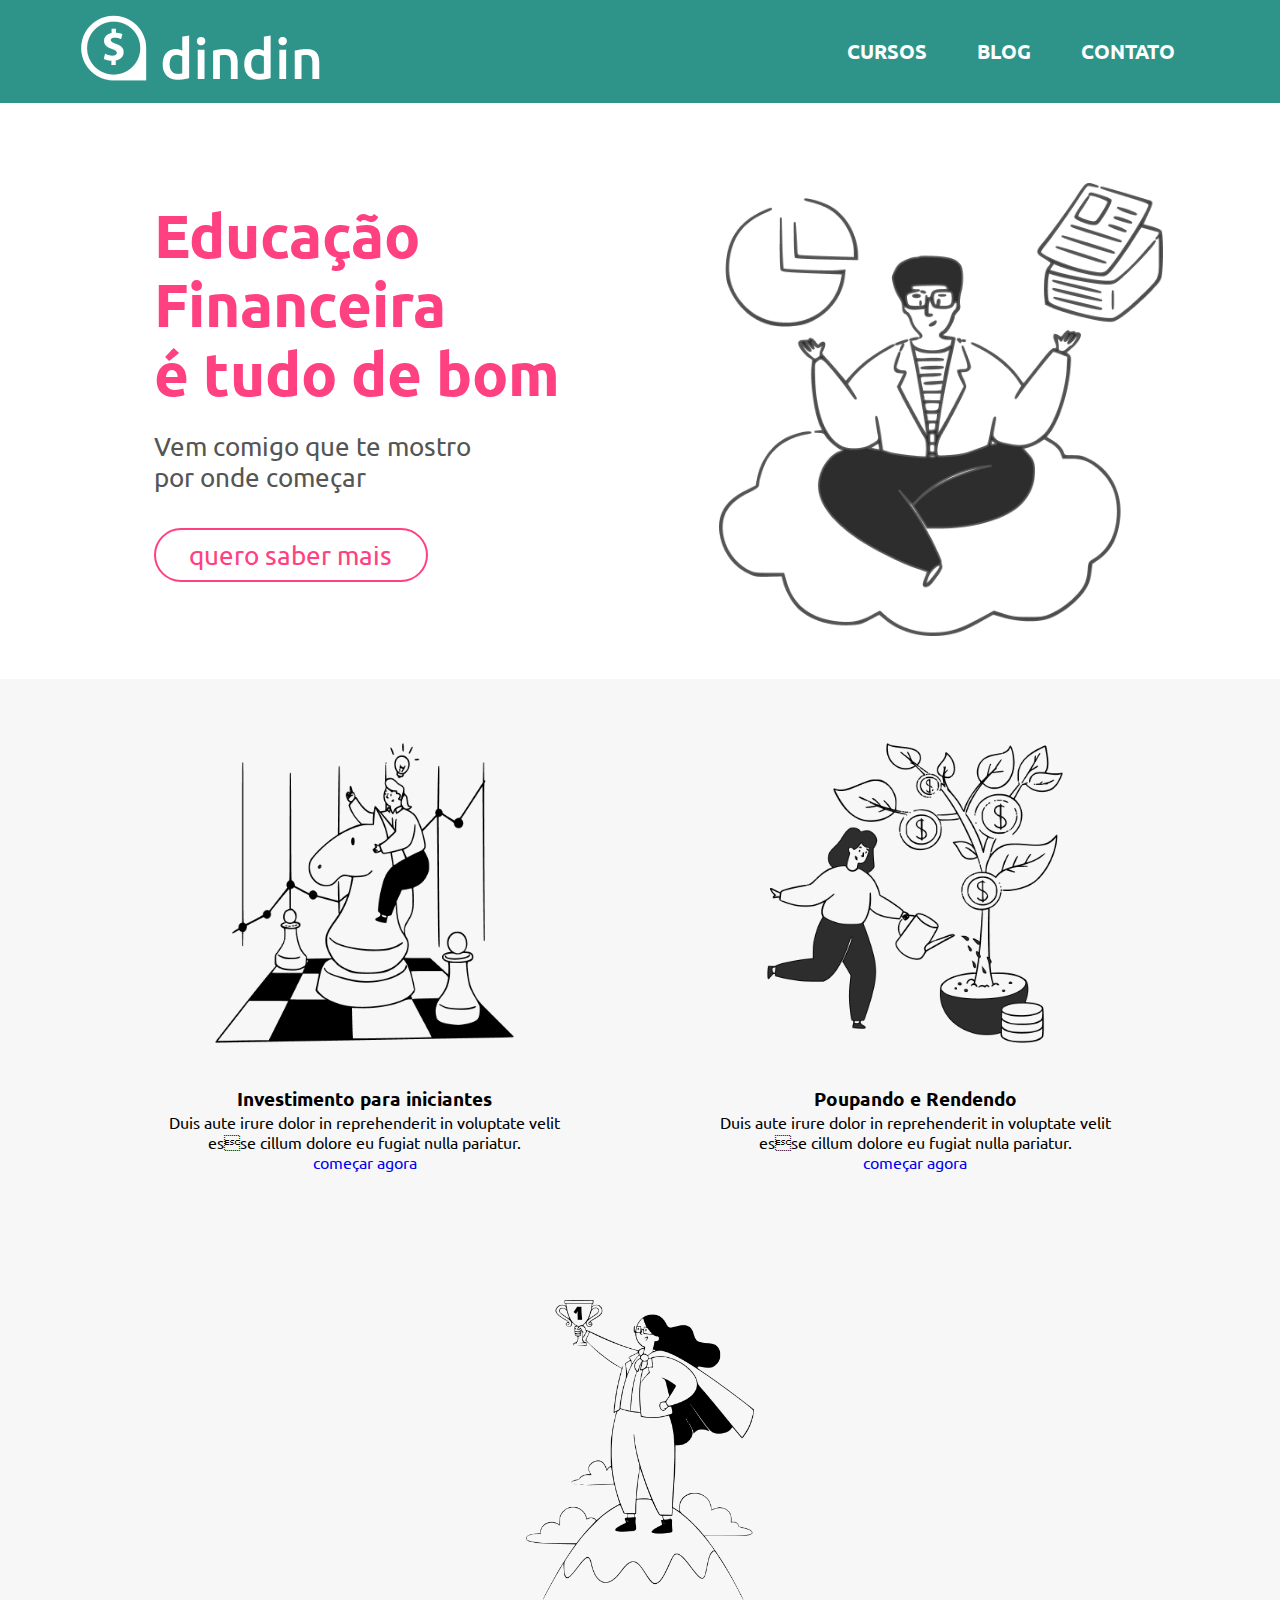
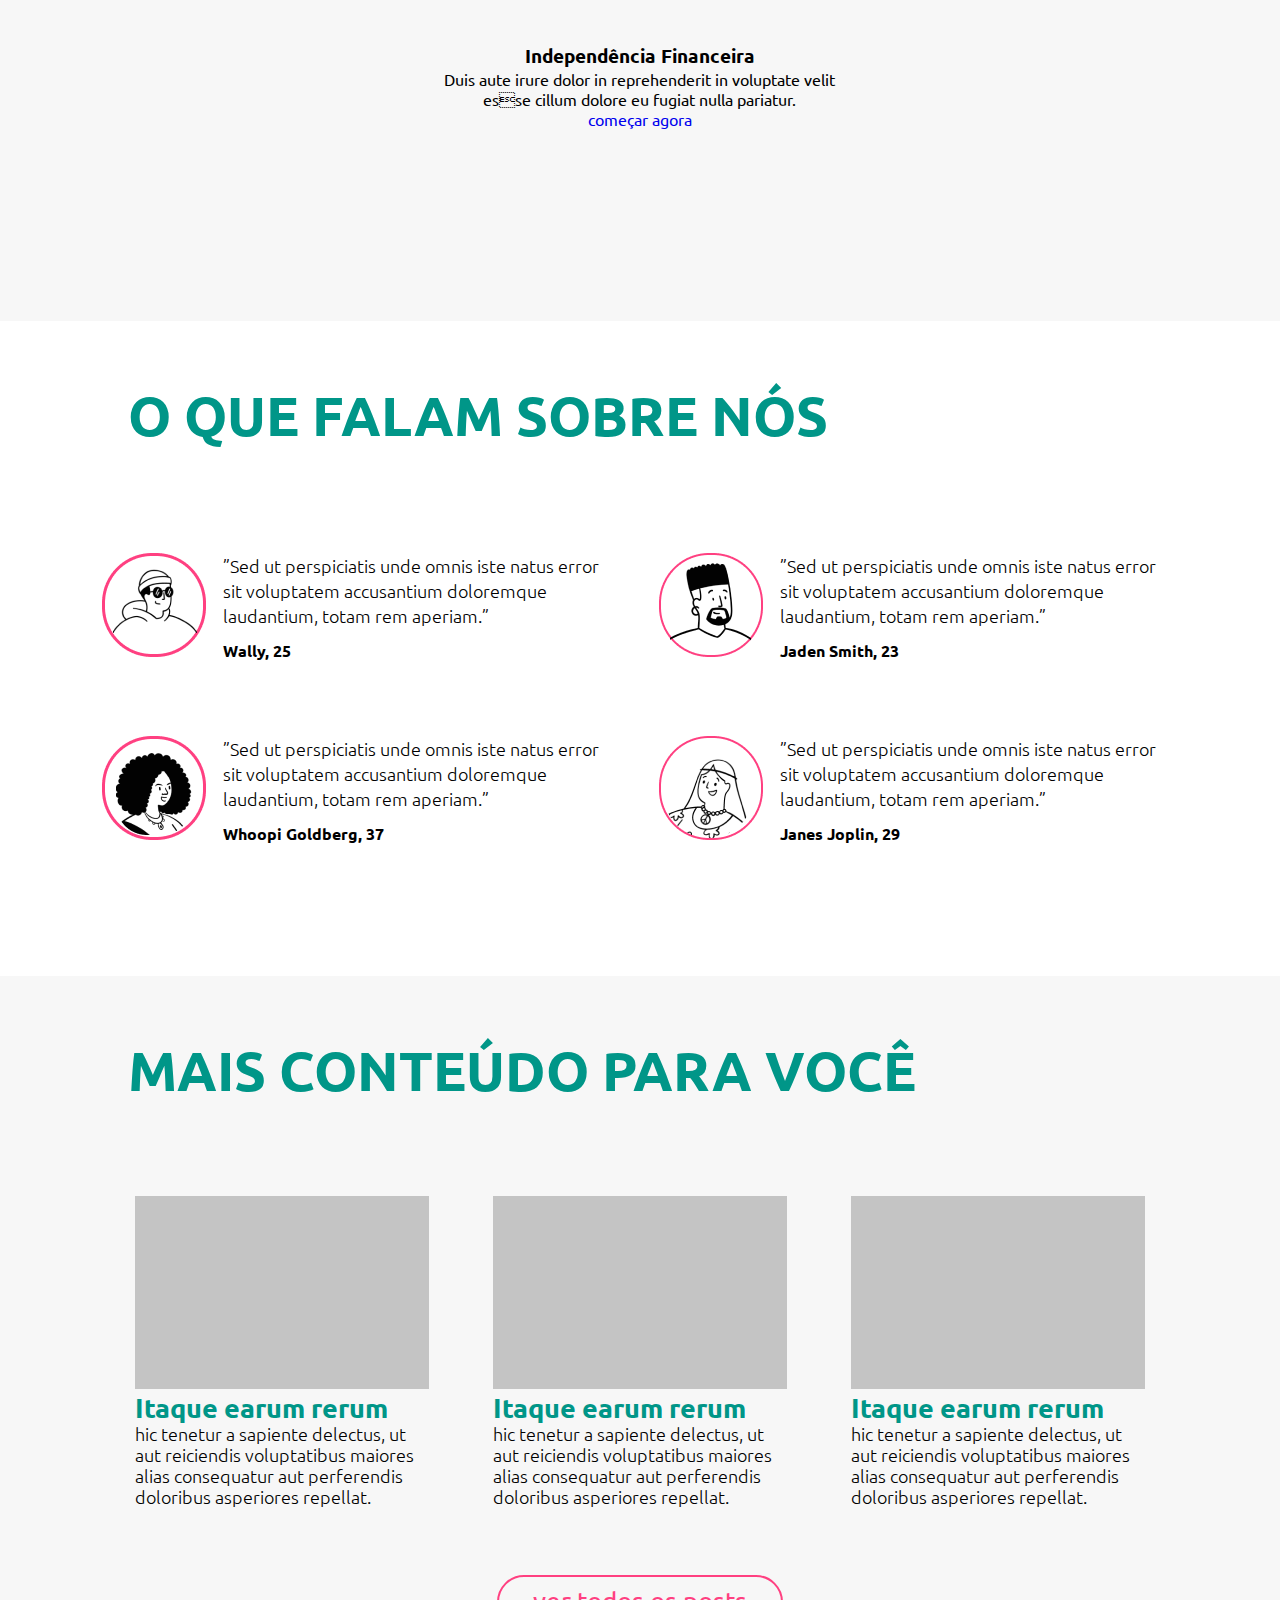
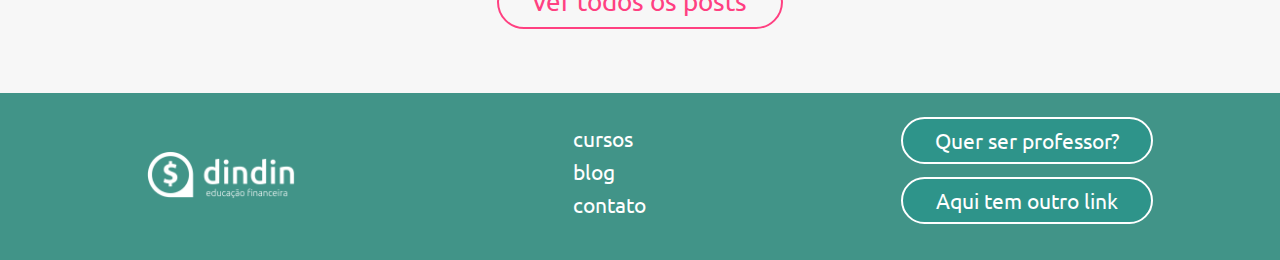
<file: index.html>
<!DOCTYPE html>
<html lang="pt-br">

<head>
    <meta charset="UTF-8">
    <meta http-equiv="X-UA-Compatible" content="IE=edge">
    <meta name="viewport" content="width=device-width, initial-scale=1.0">
    <link rel="stylesheet" href="./css/style.css">
    <link rel="stylesheet" href="./css/reutilizaveis.css">
    <link rel="preconnect" href="https://fonts.googleapis.com">
    <link rel="preconnect" href="https://fonts.gstatic.com" crossorigin>
    <link
        href="https://fonts.googleapis.com/css2?family=Ubuntu:ital,wght@0,300;0,400;0,500;0,700;1,300;1,400;1,500;1,700&display=swap"
        rel="stylesheet">
    <title>Dindin</title>
</head>

<body>
    <header class="header">
        <div class="logo">
            <a href="./index.html" class="">
                <img src="img/logo-header.png" alt="logo dindin">
            </a>
        </div>
        <nav class="navigation">
            <input type="checkbox" class="toggle-menu">
            <div class="hamburguer"></div>
            <ul class="menu">
                <li><a href="./paginas/cursos/index.html">CURSOS</a></li>
                <li><a href="./paginas/blog/index.html">BLOG</a></li>
                <li><a href="./paginas/contato/index.html">CONTATO</a></li>
            </ul>
        </nav>
    </header>
    <main>
        <section class="banner">
            <div class="banner__text">
                <h1>Educação Financeira</br> é tudo de bom</h1>
                <p>Vem comigo que te mostro por onde começar</p>
                <a href="./paginas/cursos/index.html"><button class="btn--outline">quero saber mais</button></a>
            </div>
            <div class="banner__image">
                <img src="img/ilustra-banner.png" alt="ilustração banner" />
            </div>
        </section>
        <section class="section-courses">
            <div  class="card-container">
                <div class="card-container__info">
                    <div class="card-container__img">
                        <img src="img/ilustra-poupando.png" alt="ilustrção poupando" />
                    </div>
                    <div class="card-container__text">
                        <div class="container__text">
                            <h3>Investimento para iniciantes</h3>
                            <p class="text1">Duis aute irure dolor in reprehenderit in voluptate velit esse cillum dolore eu fugiat nulla
                            pariatur.</p>
                            <a href="./paginas/curso/investimento.html" class="btn--full">começar agora</a>
                        </div>
                    </div>
                </div>
                <hr>
                <div class="card-container__info">
                    <div class="card-container__img">
                        <img src="img/ilustra-investimento.png" alt="ilustrção poupando" />
                    </div>
                    <div class="card-container__text">
                        <div class="container__text">
                        <h3>Poupando e Rendendo</h3>
                        <p class="text2">Duis aute irure dolor in reprehenderit in voluptate velit esse cillum dolore eu fugiat nulla
                            pariatur.</p>
                        <a href="./paginas/curso/poupando.html" class="btn--full">começar agora</a>
                    </div>
                    </div>
                </div>
                <hr>
                <div class="card-container__info">
                    <div class="card-container__img">
                        <img src="img/ilustra-independencia.png" alt="ilustração poupando"/>
                    </div>
                    <div class="card-container__text">
                        <div class="container__text">
                            <h3>Independência Financeira</h3>
                            <p>Duis aute irure dolor in reprehenderit in voluptate velit esse cillum dolore eu fugiat nulla
                            pariatur.
                            </p>
                            <a href="./paginas/curso/independencia.html" class="btn--full">começar agora</a>
                        </div>
                    </div>
                </div>
            </div>
        </section>   
        <section class="coments-container">
            <div class="coments-container__title">
                <h2>O QUE FALAM SOBRE NÓS</h2>
            </div>
            <div class="coments-container__people">
                <div class="people">
                    <div class="people__first">
                        <div class="people__image">
                            <img src="img/icon-wally.png" alt="foto wally" />
                        </div>
                        <div class="people__text">
                            <p>”Sed ut perspiciatis unde omnis iste natus error sit voluptatem accusantium doloremque
                                laudantium, totam rem aperiam.”</p>
                            <h6>Wally, 25</h6>
                        </div>
                    </div>
                    <div class="people__first">
                        <div class="peolple__image">
                            <img src="img/icon-whoopi.png" alt="foto whoopi" />
                        </div>
                        <div class="people__text">
                            <p>”Sed ut perspiciatis unde omnis iste natus error sit voluptatem accusantium doloremque
                                laudantium, totam rem aperiam.”</p>
                            <h6>Whoopi Goldberg, 37</h6>
                        </div>
                    </div>
                </div>
                <div class="people">
                    <div class="people__second">
                        <div class="people__image">
                            <img src="img/icon-jaden.png" alt="foto jaden" />
                        </div>
                        <div class="people__text">
                            <p>”Sed ut perspiciatis unde omnis iste natus error sit voluptatem accusantium doloremque
                                laudantium, totam rem aperiam.”</p>
                            <h6>Jaden Smith, 23</h6>
                        </div>
                    </div>
                    <div class="people__second">
                        <div class="people__image">
                            <img src="img/icon-jane.png" alt="foto jane" />
                        </div>
                        <div class="people__text">
                            <p>”Sed ut perspiciatis unde omnis iste natus error sit voluptatem accusantium doloremque
                                laudantium, totam rem aperiam.”</p>
                            <h6>Janes Joplin, 29</h6>
                        </div>
                    </div>
                </div>
            </div>
        </section>
        <section class="info-container">
            <div class="info-container__title">
                <h2>MAIS CONTEÚDO PARA VOCÊ</h2>
            </div>
            <div class="info-container__flex">
                <div class="info-content">
                    <img src="img/img-cinza.png" alt="imagem default" />
                    <h3>Itaque earum rerum</h3>
                    <p> hic tenetur a sapiente delectus, ut aut reiciendis voluptatibus maiores alias consequatur aut
                        perferendis doloribus asperiores repellat.</p>
                </div>
                <div class="info-content">
                    <img src="img/img-cinza.png" alt="imagem default" />
                    <h3>Itaque earum rerum</h3>
                    <p> hic tenetur a sapiente delectus, ut aut reiciendis voluptatibus maiores alias consequatur aut
                        perferendis doloribus asperiores repellat.</p>
                </div>
                <div class="info-content">
                    <img src="img/img-cinza.png" alt="imagem default" />
                    <h3>Itaque earum rerum</h3>
                    <p> hic tenetur a sapiente delectus, ut aut reiciendis voluptatibus maiores alias consequatur aut
                        perferendis doloribus asperiores repellat.</p>
                </div>
            </div>
            <a href="./paginas/post/index.html" class="btn--outline btn--post">ver todos os posts</a>
        </section>
    </main>
    <footer class="footer">
        <div class="footer__logo">
            <a href="./index.html">
                <img class="img-responsive " src="./../../img/logo-footer.png" alt="Logo da Didin Educação financeira">
            </a>
        </div>

        <ul class="footer__nav">
            <li><a href="./paginas/cursos/index.html" class="footer__nav-link">cursos</a></li>
            <li><a href="./paginas/blog/index.html" class="footer__nav-link">blog</a></li>
            <li><a href="./paginas/contato/index.html" class="footer__nav-link">contato</a></li>
        </ul>

        <div class="footer__others-links">
            <a href="./paginas/contato/index.html">Quer ser professor?</a>
            <a href="./index.html">Aqui tem outro link</a>
        </div>
    </footer>
</body>

</html>
</file>
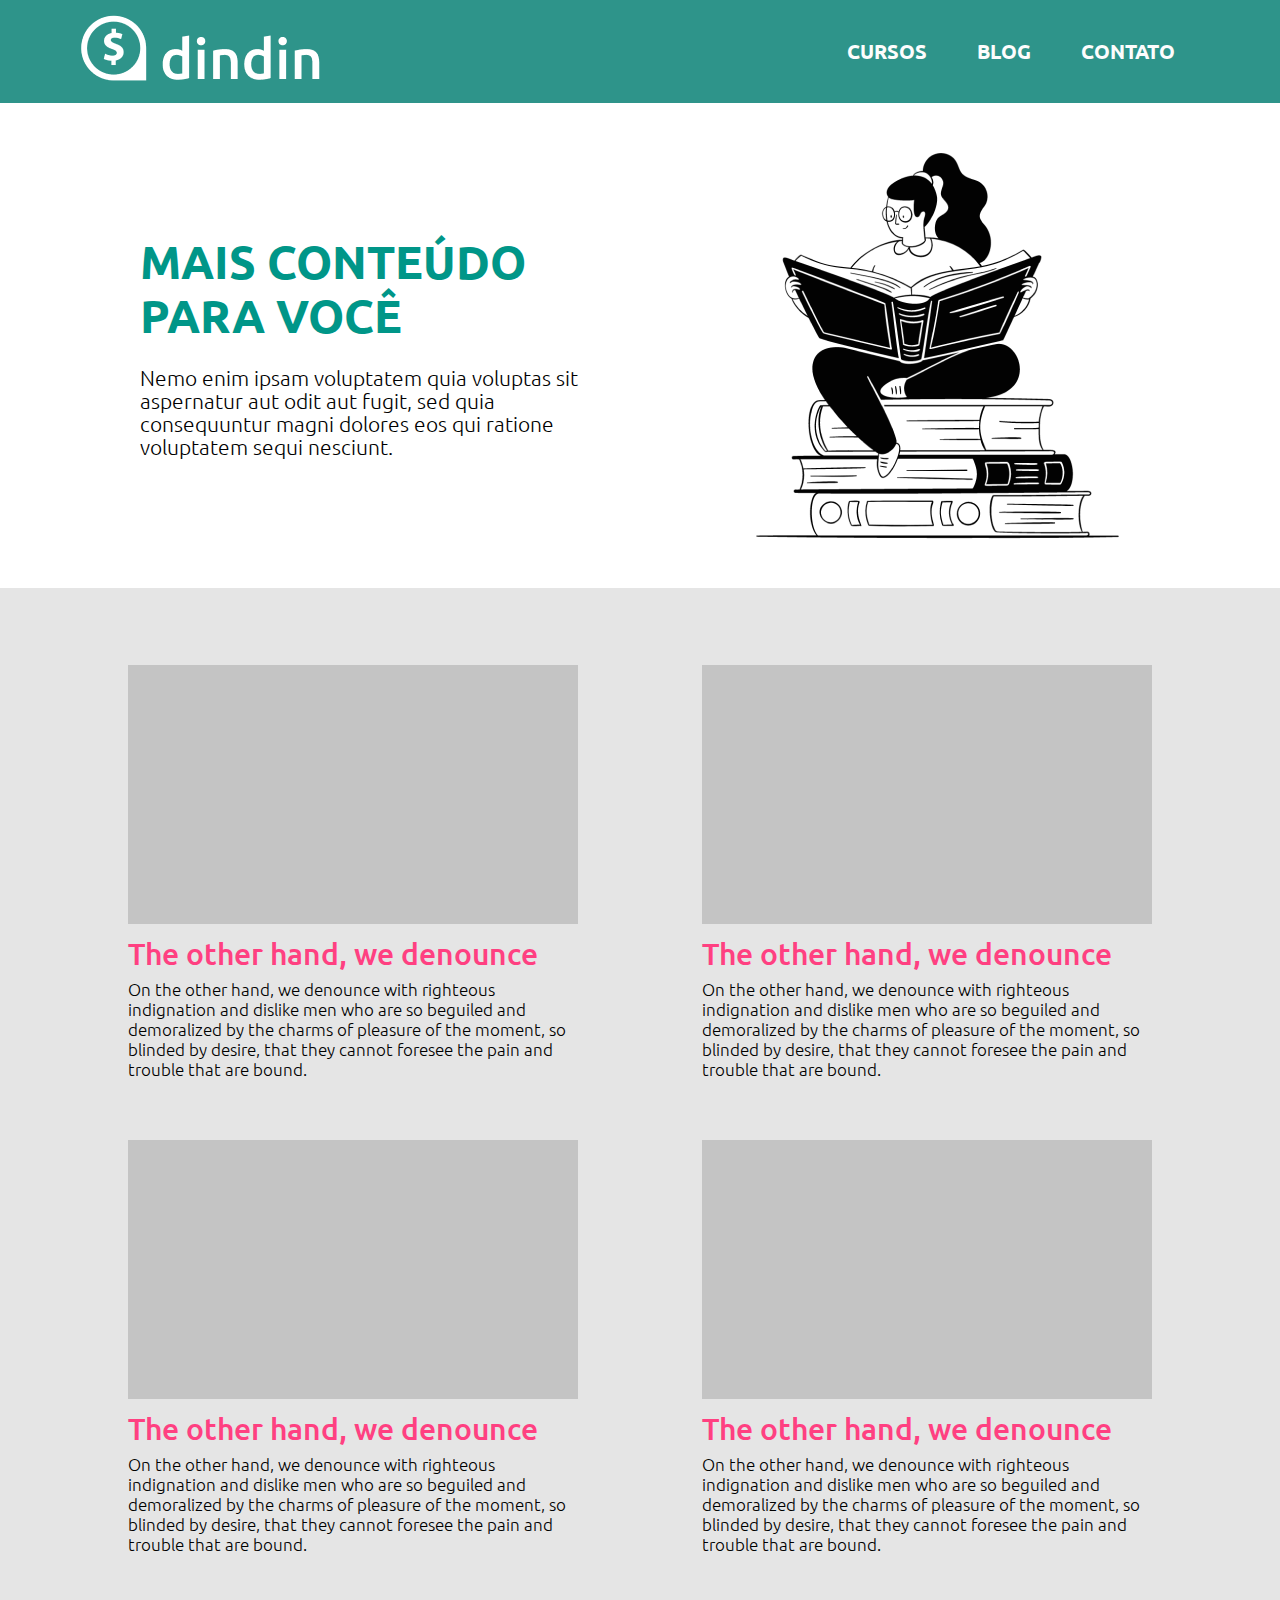
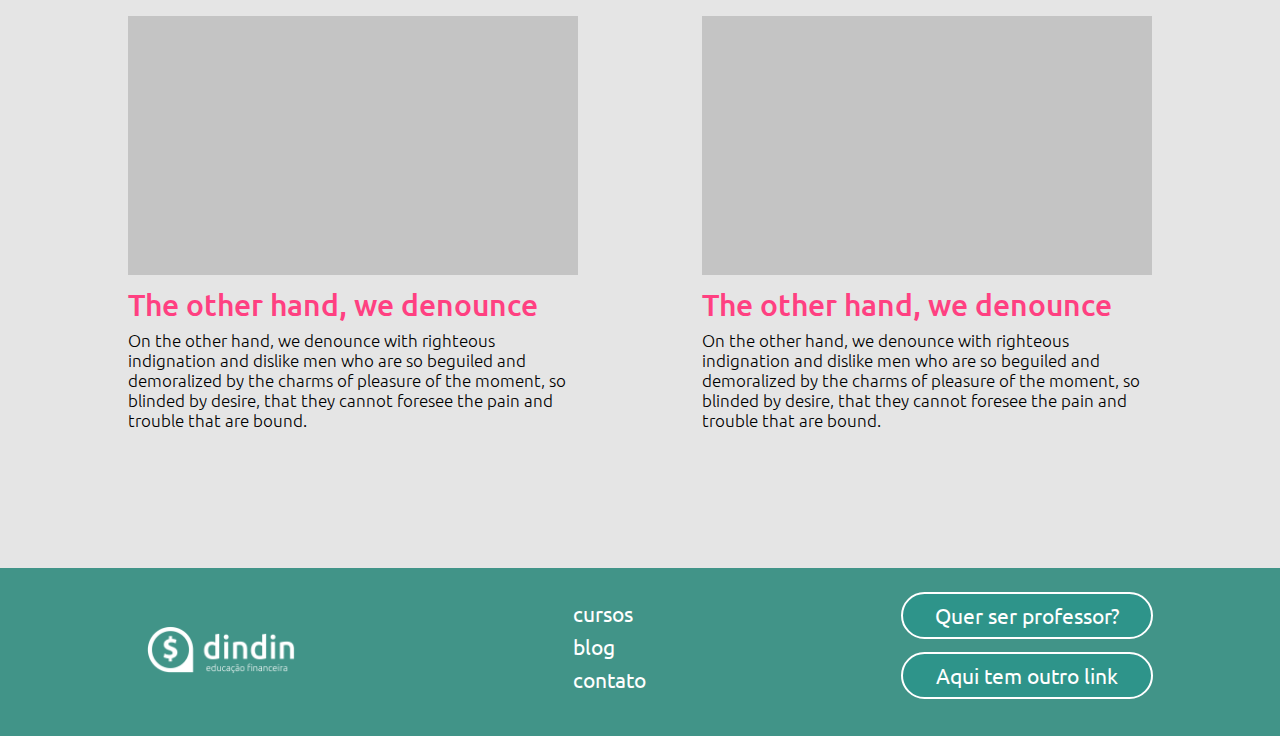
<file: paginas/blog/index.html>
<!DOCTYPE html>
<html lang="pt-br">
<head>
    <meta charset="UTF-8">
    <meta http-equiv="X-UA-Compatible" content="IE=edge">
    <meta name="viewport" content="width=device-width, initial-scale=1.0">
    <link rel="preconnect" href="https://fonts.googleapis.com">
    <link rel="preconnect" href="https://fonts.gstatic.com" crossorigin>
    <link href="https://fonts.googleapis.com/css2?family=Ubuntu:ital,wght@0,300;0,400;0,500;1,300;1,400;1,700&display=swap" rel="stylesheet">
    <link rel="stylesheet" href="../../css/reutilizaveis.css">
    <link rel="stylesheet" href="./style.css">

    <title>Dindin - Blog</title>

</head>
<body>
    <banner >
        <div class="header">
            <div class="logo">
                <a href="../../index.html" class="">
                    <img src="../../img/logo-header.png" alt="logo dindin" >
                </a>
            </div>
            <nav class="navigation">
                <input type="checkbox" class="toggle-menu">
                <div class="hamburguer"></div>
                <ul class="menu">
                    <li><a href="../cursos/index.html">CURSOS</a></li>
                    <li><a href="../blog/index.html">BLOG</a></li>
                    <li><a href="../contato/index.html">CONTATO</a></li>
                </ul>
            </nav>
        </div>
        <div class="banner">
            <div class="banner__description">
                <h1 class="color-green">MAIS CONTEÚDO PARA VOCÊ</h1>
                <p>Nemo enim ipsam voluptatem quia voluptas sit aspernatur aut odit aut fugit, sed quia consequuntur magni dolores eos qui ratione voluptatem sequi nesciunt.</p>
            </div>
            <img class="banner__illustration" src="../../img/ilustra-blog.png" alt="Logo do banner">
        </div>
    </header>
    <main>
        <section class="container-article">
            <article class="card-article">
                <a href="../post/index.html">
                    <div class="card-article__img">
                        <img  src="../../img/img-cinza.png" alt="Foto de uma imagem cinza">
                    </div>
                    
                    <div class="card-article__description">
                        <h2>The other hand, we denounce</h2>
                        <p>On the other hand, we denounce with righteous indignation and dislike men who are so beguiled and demoralized by the charms of pleasure of the moment, so blinded by desire, that they cannot foresee the pain and trouble that are bound.</p>
                    </div>
                </a>
            </article>
            <article class="card-article">
                <a href="../post/index.html">
                    <div class="card-article__img">
                        <img  src="../../img/img-cinza.png" alt="Foto de uma imagem cinza">
                    </div>
                    
                    <div class="card-article__description">
                        <h2>The other hand, we denounce</h2>
                        <p>On the other hand, we denounce with righteous indignation and dislike men who are so beguiled and demoralized by the charms of pleasure of the moment, so blinded by desire, that they cannot foresee the pain and trouble that are bound.</p>
                    </div>
                </a>
            </article>
            <article class="card-article">
                <a href="../post/index.html">
                    <div class="card-article__img">
                        <img  src="../../img/img-cinza.png" alt="Foto de uma imagem cinza">
                    </div>
                    
                    <div class="card-article__description">
                        <h2>The other hand, we denounce</h2>
                        <p>On the other hand, we denounce with righteous indignation and dislike men who are so beguiled and demoralized by the charms of pleasure of the moment, so blinded by desire, that they cannot foresee the pain and trouble that are bound.</p>
                    </div>
                </a>
            </article>
            <article class="card-article">
                <a href="../post/index.html">
                    <div class="card-article__img">
                        <img  src="../../img/img-cinza.png" alt="Foto de uma imagem cinza">
                    </div>
                    
                    <div class="card-article__description">
                        <h2>The other hand, we denounce</h2>
                        <p>On the other hand, we denounce with righteous indignation and dislike men who are so beguiled and demoralized by the charms of pleasure of the moment, so blinded by desire, that they cannot foresee the pain and trouble that are bound.</p>
                    </div>
                </a>
            </article>
            <article class="card-article">
                <a href="../post/index.html">
                    <div class="card-article__img">
                        <img  src="../../img/img-cinza.png" alt="Foto de uma imagem cinza">
                    </div>
                    
                    <div class="card-article__description">
                        <h2>The other hand, we denounce</h2>
                        <p>On the other hand, we denounce with righteous indignation and dislike men who are so beguiled and demoralized by the charms of pleasure of the moment, so blinded by desire, that they cannot foresee the pain and trouble that are bound.</p>
                    </div>
                </a>
            </article>
            <article class="card-article">
                <a href="../post/index.html">
                    <div class="card-article__img">
                        <img  src="../../img/img-cinza.png" alt="Foto de uma imagem cinza">
                    </div>
                    
                    <div class="card-article__description">
                        <h2>The other hand, we denounce</h2>
                        <p>On the other hand, we denounce with righteous indignation and dislike men who are so beguiled and demoralized by the charms of pleasure of the moment, so blinded by desire, that they cannot foresee the pain and trouble that are bound.</p>
                    </div>
                </a>
            </article>
        </section>
    </main> 
    <footer class="footer">
        <div class="footer__logo">
            <a href="../../index.html">
                <img class="img-responsive " src="./../../img/logo-footer.png" alt="Logo da Didin Educação financeira">
            </a>
        </div>

        <ul class="footer__nav">
            <li><a href="../cursos/index.html" class="footer__nav-link">cursos</a></li>
            <li><a href="../blog/index.html" class="footer__nav-link">blog</a></li>
            <li><a href="../contato/index.html" class="footer__nav-link">contato</a></li>
        </ul>

        <div class="footer__others-links">
            <a href="../contato/index.html">Quer ser professor?</a>
            <a href="../../index.html">Aqui tem outro link</a>
        </div>
    </footer>

</body>
</html>
</file>
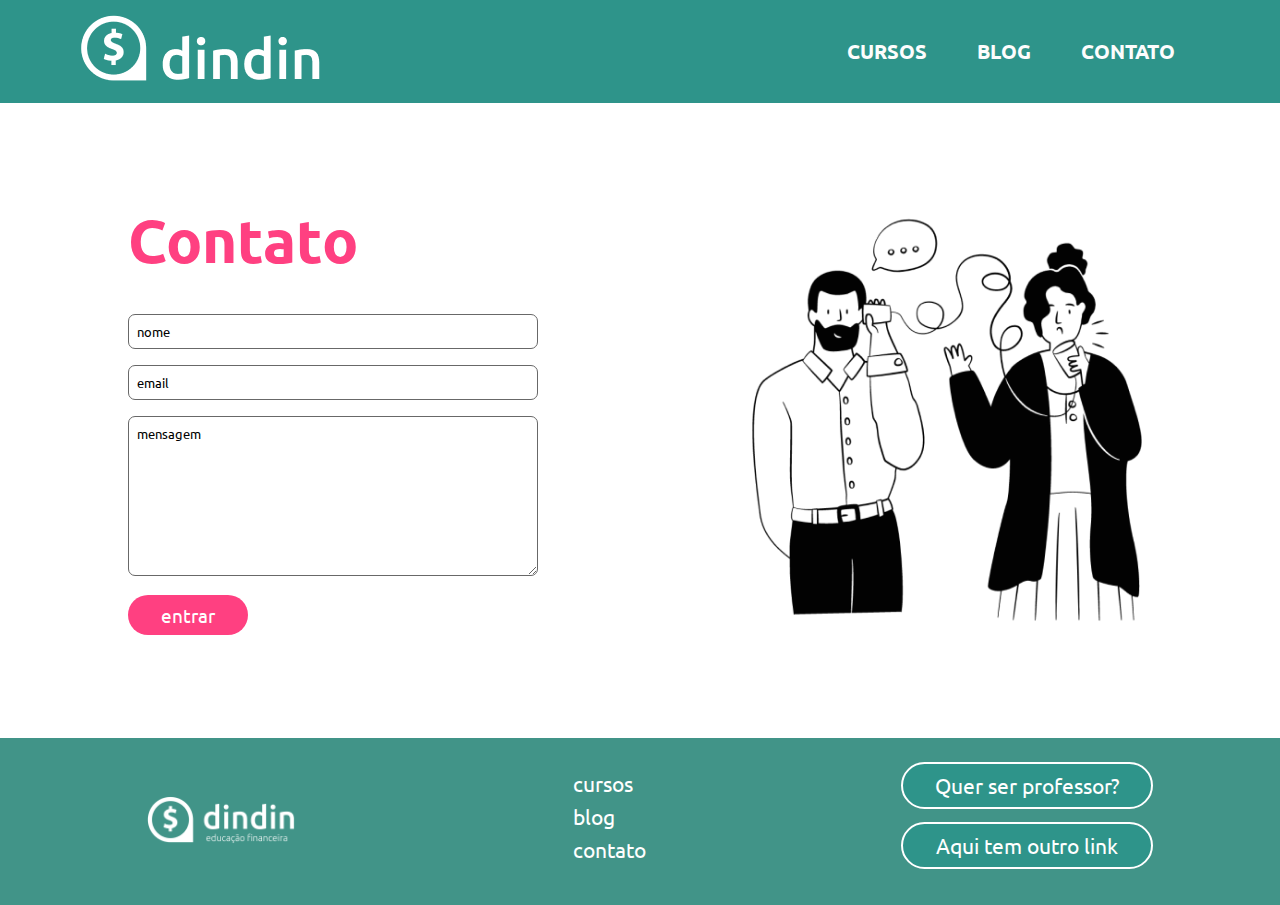
<file: paginas/contato/index.html>
<!DOCTYPE html>
<html lang="pt-br">

<head>
    <meta charset="UTF-8">
    <meta http-equiv="X-UA-Compatible" content="IE=edge">
    <meta name="viewport" content="width=device-width, initial-scale=1.0">
    <link rel="preconnect" href="https://fonts.googleapis.com">
    <link rel="preconnect" href="https://fonts.gstatic.com" crossorigin>
    <link
        href="https://fonts.googleapis.com/css2?family=Ubuntu:ital,wght@0,300;0,400;0,500;1,300;1,400;1,700&display=swap"
        rel="stylesheet">
    <link rel="stylesheet" href="./style.css">
    <link rel="stylesheet" href="../../css/reutilizaveis.css">
    <title>Contato</title>
</head>

<body>
    <header class="header">
        <div class="logo">
            <a href="../../index.html" class="">
                <img src="../../img/logo-header.png" alt="logo dindin" >
            </a>
        </div>
        <nav class="navigation">
            <input type="checkbox" class="toggle-menu">
            <div class="hamburguer"></div>
            <ul class="menu">
                <li><a href="../cursos/index.html">CURSOS</a></li>
                <li><a href="../blog/index.html">BLOG</a></li>
                <li><a href="../contato/index.html">CONTATO</a></li>
            </ul>
        </nav>
    </header>
    <main>
        <section class="container">

            <div class="contact-box">
                <div class="container-form">
                    <h1>Contato</h1>
                    <img class="inside-responsive" src="../../img/ilustra-contato.png">
                    <form>
                        <input class="field1" type="text" id="fname" name="fname" value="nome">
                        <input class="field1" type="text" id="ename" name="lname" value="email">
                        <textarea class="field2" type="text" id="mname" name="lname"
                            value="mensagem">mensagem</textarea>
                        <button class="btn--contact">entrar</button>
                    </form>
                </div>

                <img class="inside" src="../../img/ilustra-contato.png">
            </div>
        </section>
    </main>

    <footer class="footer">
        <div class="footer__logo">
            <a href="../../index.html">
                <img class="img-responsive " src="./../../img/logo-footer.png" alt="Logo da Didin Educação financeira">
            </a>
          </div>

        <ul class="footer__nav">
            <li><a href="../cursos/index.html" class="footer__nav-link">cursos</a></li>
            <li><a href="../blog/index.html" class="footer__nav-link">blog</a></li>
            <li><a href="../contato/index.html" class="footer__nav-link">contato</a></li>
        </ul>

        <div class="footer__others-links">
            <a href="../contato/index.html">Quer ser professor?</a>
            <a href="../../index.html">Aqui tem outro link</a>
        </div>
    </footer>
</body>

</html>
</file>
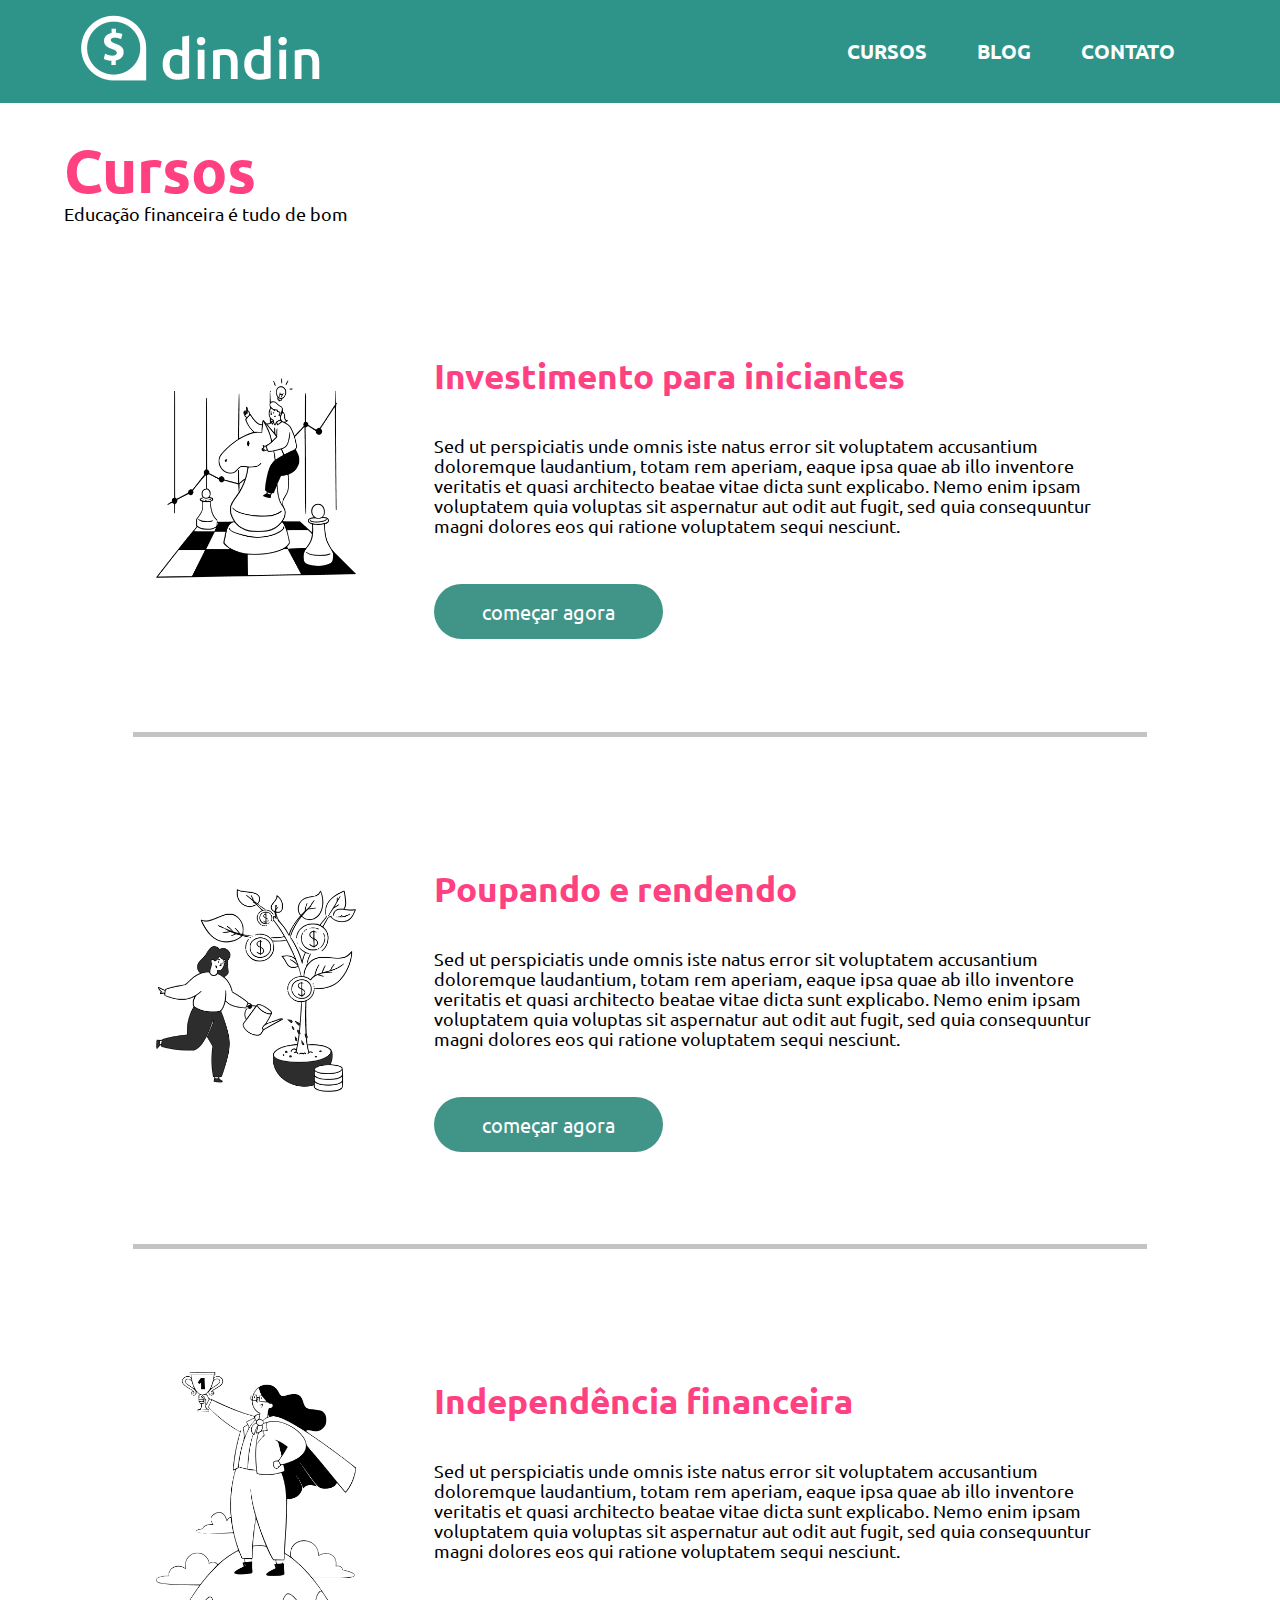
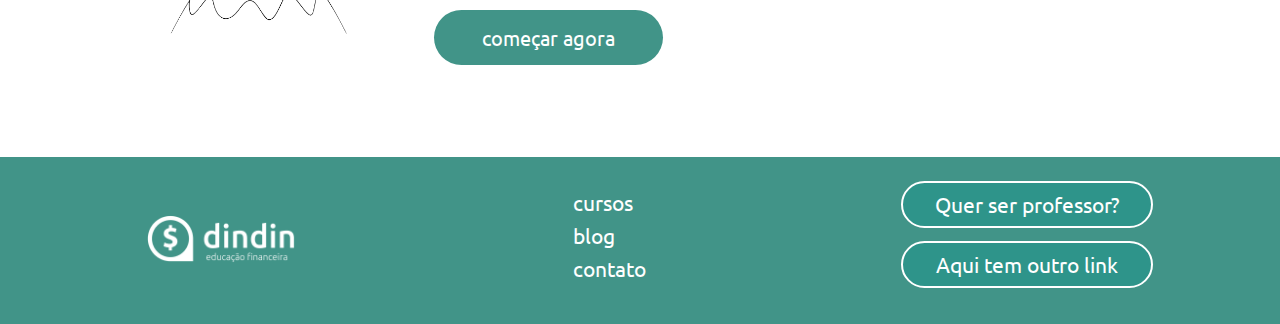
<file: paginas/cursos/index.html>
<!DOCTYPE html>
<html lang="pt-br">

<head>
    <meta charset="UTF-8">
    <meta http-equiv="X-UA-Compatible" content="IE=edge">
    <meta name="viewport" content="width=device-width, initial-scale=1.0">
    <link rel="stylesheet" href="../../css/style.css">
    <link rel="stylesheet" href="./style.css">
    <link rel="stylesheet" href="../../css/reutilizaveis.css">
    <link rel="preconnect" href="https://fonts.googleapis.com">
    <link rel="preconnect" href="https://fonts.gstatic.com" crossorigin>
    <link
        href="https://fonts.googleapis.com/css2?family=Ubuntu:ital,wght@0,300;0,400;0,500;1,300;1,400;1,700&display=swap"
        rel="stylesheet">
    <title>Cursos</title>
</head>

<body>
    
    <header class="header">
        <div class="logo">
            <a href="../../index.html">
                <img src="../../img/logo-header.png" alt="logo dindin" >
            </a>
        </div>
        <nav class="navigation">
            <input type="checkbox" class="toggle-menu">
            <div class="hamburguer"></div>
            <ul class="menu">
                <li><a href="../cursos/index.html">CURSOS</a></li>
                <li><a href="../blog/index.html">BLOG</a></li>
                <li><a href="../contato/index.html">CONTATO</a></li>
            </ul>
        </nav>
    </header>

    <main>
        <div class="container">

        <div class="Title">
            <h1>Cursos</h1>
            <p>Educação financeira é tudo de bom</p>
        </div>
        <section class="container__course">

            <section class="courses-box">
                <img
                    src="../../img/ilustra-poupando.png">
                <div class="inside">
                    <h2>Investimento para iniciantes</h2>
                    <p>Sed ut perspiciatis unde omnis iste natus error sit voluptatem accusantium doloremque laudantium,
                        totam rem aperiam, eaque ipsa quae ab illo inventore veritatis et quasi architecto beatae vitae
                        dicta sunt explicabo. Nemo enim ipsam voluptatem quia voluptas sit aspernatur aut odit aut fugit,
                        sed quia consequuntur magni dolores eos qui ratione voluptatem sequi nesciunt. </p>
                   <a href="../curso/investimento.html"><button class="btn__course">começar agora</button></a>
                </div>
            </section>

            <div class="line"></div>

            <section class="courses-box">
                <img
                    src="../../img/ilustra-investimento.png">
                <div class="inside">
                    <h2>Poupando e rendendo</h2>
                    <p>Sed ut perspiciatis unde omnis iste natus error sit voluptatem accusantium doloremque laudantium,
                        totam rem aperiam, eaque ipsa quae ab illo inventore veritatis et quasi architecto beatae vitae
                        dicta sunt explicabo. Nemo enim ipsam voluptatem quia voluptas sit aspernatur aut odit aut fugit,
                        sed quia consequuntur magni dolores eos qui ratione voluptatem sequi nesciunt. </p>
                    <a href="../curso/poupando.html"><button class="btn__course">começar agora</button></a>
                </div>
            </section>

            <div class="line"></div>

            <section class="courses-box">
                <img src="../../img/ilustra-independencia.png">
                <div class="inside">
                    <h2>Independência financeira</h2>
                    <p>Sed ut perspiciatis unde omnis iste natus error sit voluptatem accusantium doloremque laudantium,
                        totam rem aperiam, eaque ipsa quae ab illo inventore veritatis et quasi architecto beatae vitae
                        dicta sunt explicabo. Nemo enim ipsam voluptatem quia voluptas sit aspernatur aut odit aut fugit,
                        sed quia consequuntur magni dolores eos qui ratione voluptatem sequi nesciunt. </p>
                    <a href="../curso/independencia.html"><button  class="btn__course">começar agora</button></a>
                </div>
            </section>
        </section>
    </div>

    </main>

    <footer class="footer">
        <div class="footer__logo">
            <a href="../../index.html">
                <img class="img-responsive " src="./../../img/logo-footer.png" alt="Logo da Didin Educação financeira">
            </a>
        </div>

        <ul class="footer__nav">
            <li><a href="../cursos/index.html" class="footer__nav-link">cursos</a></li>
            <li><a href="../blog/index.html" class="footer__nav-link">blog</a></li>
            <li><a href="../contato/index.html" class="footer__nav-link">contato</a></li>
        </ul>

        <div class="footer__others-links">
            <a href="../contato/index.html">Quer ser professor?</a>
            <a href="../../index.html">Aqui tem outro link</a>
        </div>
    </footer>
</body>

</html>
</file>
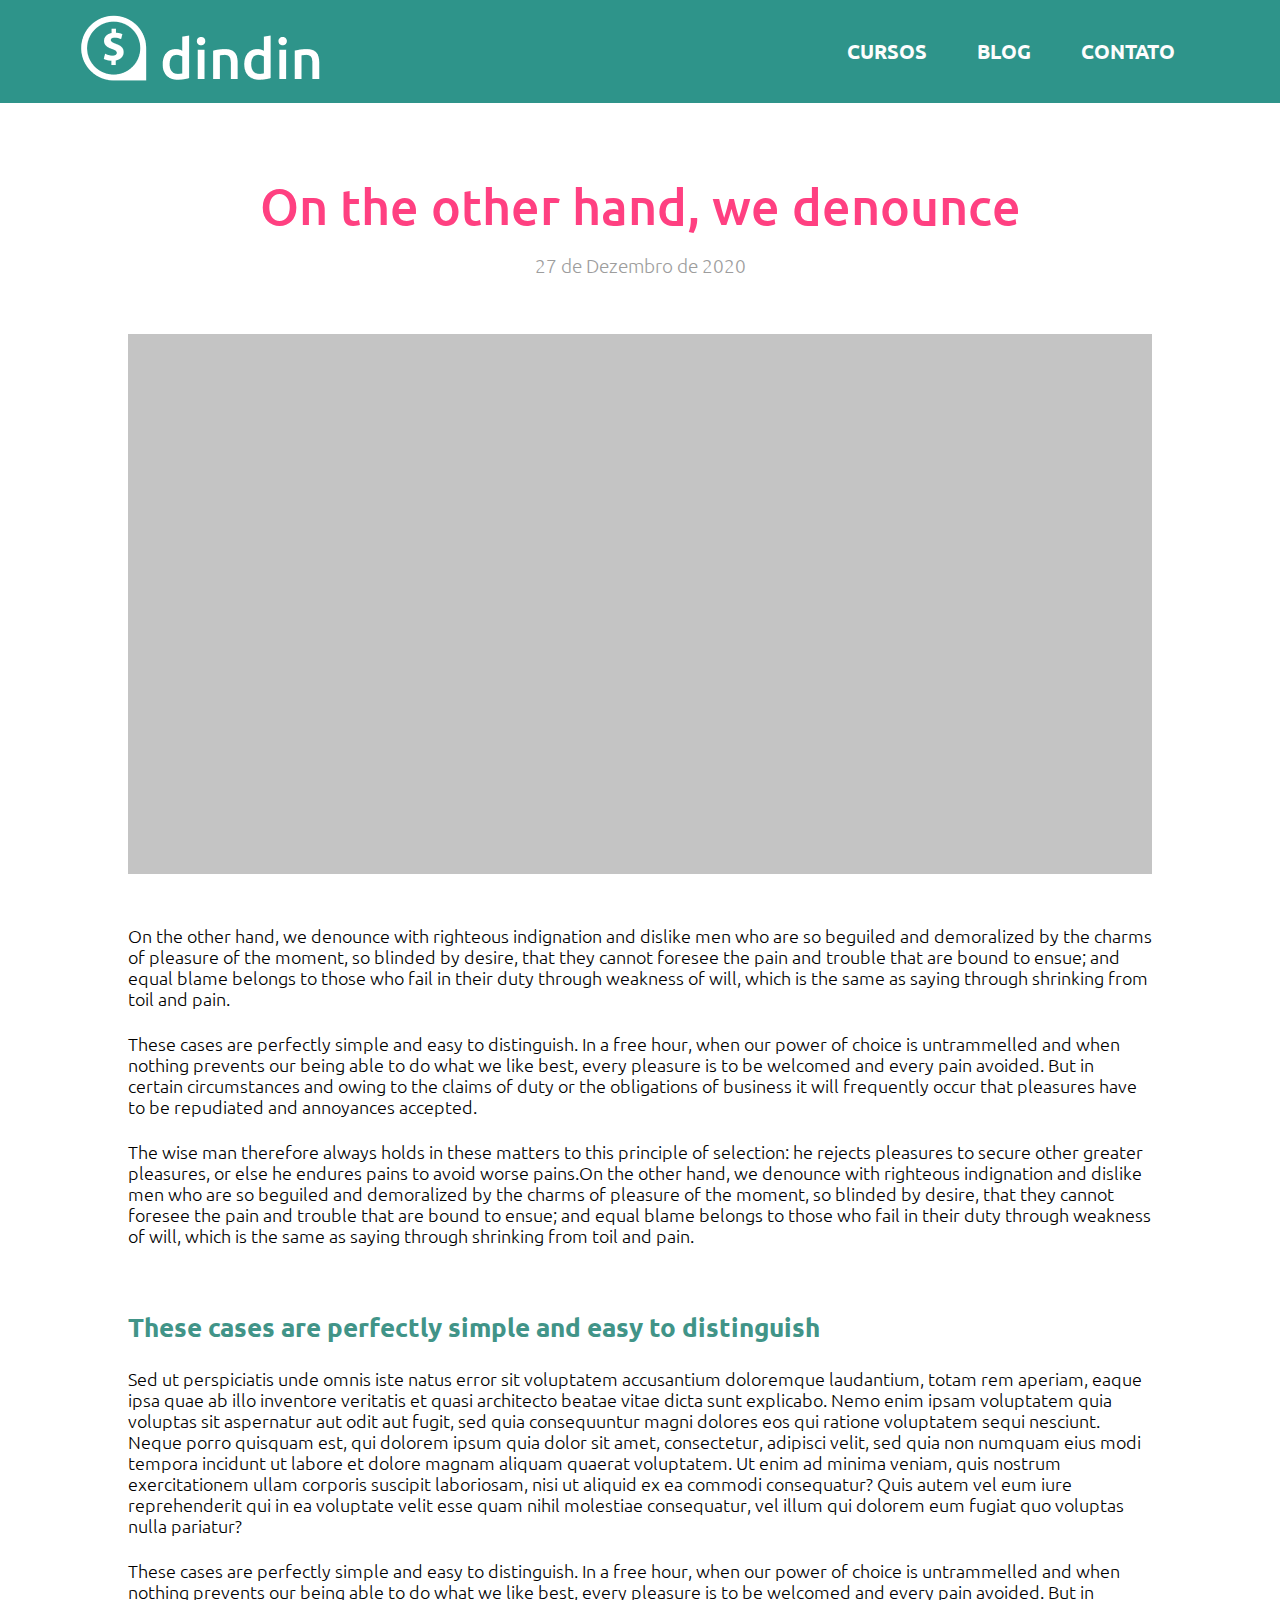
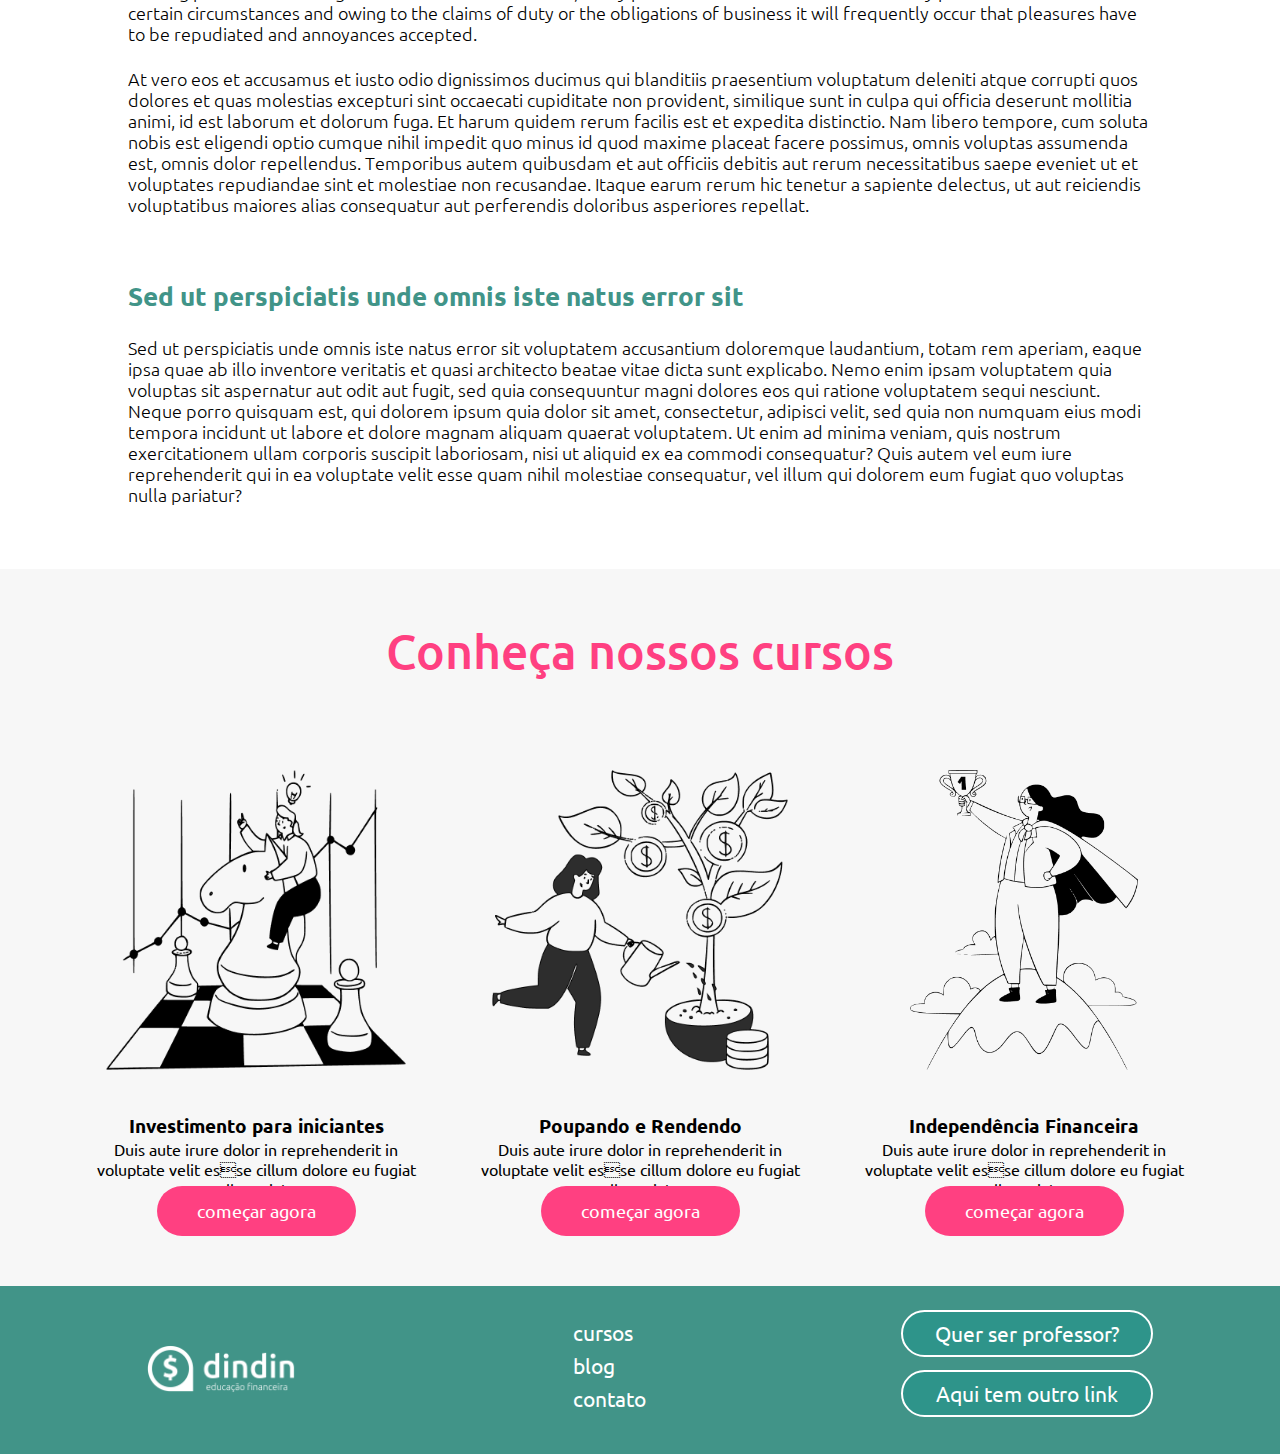
<file: paginas/post/index.html>
<!DOCTYPE html>
<html lang="pt-br">
<head>
    <meta charset="UTF-8">
    <meta http-equiv="X-UA-Compatible" content="IE=edge">
    <meta name="viewport" content="width=device-width, initial-scale=1.0">

    <link rel="stylesheet" href="./style.css">
    <link rel="stylesheet" href="../../css/reutilizaveis.css">
    <link rel="preconnect" href="https://fonts.googleapis.com">
    <link rel="preconnect" href="https://fonts.gstatic.com" crossorigin>
    <link href="https://fonts.googleapis.com/css2?family=Ubuntu:ital,wght@0,300;0,400;0,500;1,300;1,400;1,700&display=swap" rel="stylesheet">
    <title>Post</title>
</head>
<body>
    
    <header class="header">
        <div class="logo">
            <a href="../../index.html" class="">
                <img src="../../img/logo-header.png" alt="logo dindin" >
            </a>
        </div>
        <nav class="navigation">
            <input type="checkbox" class="toggle-menu">
            <div class="hamburguer"></div>
            <ul class="menu">
                <li><a href="../cursos/index.html">CURSOS</a></li>
                <li><a href="../blog/index.html">BLOG</a></li>
                <li><a href="../contato/index.html">CONTATO</a></li>
            </ul>
        </nav>
    </header>
    <main>
        <section >
            <div class="container">
            <h1 class="container__main-title">On the other hand, we denounce</h1>
            <p class="container__paragrafo-date">27 de Dezembro de 2020</p>
            <div class="section-posts">
                    <div class="section-posts__photo">
                        <img src="../../img/img-cinza.png" alt="">
                    </div>
                    <div  class="section-posts__paragraph">
                        <p>On the other hand, we denounce with righteous indignation and dislike men who are so beguiled and demoralized by the charms of pleasure of the moment, so blinded by desire, that they cannot foresee the pain and trouble that are bound to ensue; and equal blame belongs to those who fail in their duty through weakness of will, which is the same as saying through shrinking from toil and pain. </p>
                        <p>These cases are perfectly simple and easy to distinguish. In a free hour, when our power of choice is untrammelled and when nothing prevents our being able to do what we like best, every pleasure is to be welcomed and every pain avoided. But in certain circumstances and owing to the claims of duty or the obligations of business it will frequently occur that pleasures have to be repudiated and annoyances accepted.</p>
                        <p>The wise man therefore always holds in these matters to this principle of selection: he rejects pleasures to secure other greater pleasures, or else he endures pains to avoid worse pains.On the other hand, we denounce with righteous indignation and dislike men who are so beguiled and demoralized by the charms of pleasure of the moment, so blinded by desire, that they cannot foresee the pain and trouble that are bound to ensue; and equal blame belongs to those who fail in their duty through weakness of will, which is the same as saying through shrinking from toil and pain. </p>
                    </div>    
            </div>
            <div class="section-posts">
                <h2>These cases are perfectly simple and easy to distinguish</h2>
                <div class="section-posts__paragraph">
                    <p>
                        Sed ut perspiciatis unde omnis iste natus error sit voluptatem accusantium doloremque laudantium, totam rem aperiam, eaque ipsa quae ab illo inventore veritatis et quasi architecto beatae vitae dicta sunt explicabo. Nemo enim ipsam voluptatem quia voluptas sit aspernatur aut odit aut fugit, sed quia consequuntur magni dolores eos qui ratione voluptatem sequi nesciunt. Neque porro quisquam est, qui dolorem ipsum quia dolor sit amet, consectetur, adipisci velit, sed quia non numquam eius modi tempora incidunt ut labore et dolore magnam aliquam quaerat voluptatem. Ut enim ad minima veniam, quis nostrum exercitationem ullam corporis suscipit laboriosam, nisi ut aliquid ex ea commodi consequatur? Quis autem vel eum iure reprehenderit qui in ea voluptate velit esse quam nihil molestiae consequatur, vel illum qui dolorem eum fugiat quo voluptas nulla pariatur?
                    </p>
                    <p>These cases are perfectly simple and easy to distinguish. In a free hour, when our power of choice is untrammelled and when nothing prevents our being able to do what we like best, every pleasure is to be welcomed and every pain avoided. But in certain circumstances and owing to the claims of duty or the obligations of business it will frequently occur that pleasures have to be repudiated and annoyances accepted.</p>
                    <p>At vero eos et accusamus et iusto odio dignissimos ducimus qui blanditiis praesentium voluptatum deleniti atque corrupti quos dolores et quas molestias excepturi sint occaecati cupiditate non provident, similique sunt in culpa qui officia deserunt mollitia animi, id est laborum et dolorum fuga. Et harum quidem rerum facilis est et expedita distinctio. Nam libero tempore, cum soluta nobis est eligendi optio cumque nihil impedit quo minus id quod maxime placeat facere possimus, omnis voluptas assumenda est, omnis dolor repellendus. Temporibus autem quibusdam et aut officiis debitis aut rerum necessitatibus saepe eveniet ut et voluptates repudiandae sint et molestiae non recusandae. Itaque earum rerum hic tenetur a sapiente delectus, ut aut reiciendis voluptatibus maiores alias consequatur aut perferendis doloribus asperiores repellat.
                    </p>
                </div>    
            </div>
            <div class="section-posts">
                <h3>Sed ut perspiciatis unde omnis iste natus error sit </h3>
                <div  class="section-posts__paragraph">
                    <p>Sed ut perspiciatis unde omnis iste natus error sit voluptatem accusantium doloremque laudantium, totam rem aperiam, eaque ipsa quae ab illo inventore veritatis et quasi architecto beatae vitae dicta sunt explicabo. Nemo enim ipsam voluptatem quia voluptas sit aspernatur aut odit aut fugit, sed quia consequuntur magni dolores eos qui ratione voluptatem sequi nesciunt. Neque porro quisquam est, qui dolorem ipsum quia dolor sit amet, consectetur, adipisci velit, sed quia non numquam eius modi tempora incidunt ut labore et dolore magnam aliquam quaerat voluptatem. Ut enim ad minima veniam, quis nostrum exercitationem ullam corporis suscipit laboriosam, nisi ut aliquid ex ea commodi consequatur? Quis autem vel eum iure reprehenderit qui in ea voluptate velit esse quam nihil molestiae consequatur, vel illum qui dolorem eum fugiat quo voluptas nulla pariatur?
                    </p>
                </div>
            </div>
        </div>
        </section>
        <section class="section-courses">
            <h4>Conheça nossos cursos</h4>
            <div  class="card-container">
                <div class="card-container__info">
                    <div class="card-container__img">
                        <img src="../../img/ilustra-poupando.png" alt="ilustrção poupando" />
                    </div>
                    <div class="card-container__text">
                        <div class="container__text">
                            <h3>Investimento para iniciantes</h3>
                            <p class="text1">Duis aute irure dolor in reprehenderit in voluptate velit esse cillum dolore eu fugiat nulla
                            pariatur.</p>
                            <a href="../curso/investimento.html" class="btn__courses">começar agora</a>
                        </div>
                    </div>
                </div>
                <hr>
                <div class="card-container__info">
                    <div class="card-container__img">
                        <img  href="../curso/investimento.html" src="../../img/ilustra-investimento.png" alt="ilustrção poupando" />
                    </div>
                    <div class="card-container__text">
                        <div class="container__text">
                        <h3>Poupando e Rendendo</h3>
                        <p class="text2">Duis aute irure dolor in reprehenderit in voluptate velit esse cillum dolore eu fugiat nulla
                            pariatur.</p>
                        <a href="../curso/poupando.html" class="btn__courses">começar agora</a>
                    </div>
                    </div>
                </div>
                <hr>
                <div class="card-container__info">
                    <div class="card-container__img">
                        <img  href="../curso/investimento.html" src="../../img/ilustra-independencia.png" alt="ilustração poupando"/>
                    </div>
                    <div class="card-container__text">
                        <div class="container__text">
                            <h3>Independência Financeira</h3>
                            <p>Duis aute irure dolor in reprehenderit in voluptate velit esse cillum dolore eu fugiat nulla
                            pariatur.
                            </p>
                            <a href="../curso/independencia.html"class="btn__courses">começar agora</a>
                        </div>
                    </div>
                </div>
            </div>
        </section>     
    </main>
    <footer class="footer">
        <div class="footer__logo">
            <a href="../../index.html">
                <img class="img-responsive " src="./../../img/logo-footer.png" alt="Logo da Didin Educação financeira">
            </a>
        </div>

        <ul class="footer__nav">
            <li><a href="../cursos/index.html" class="footer__nav-link">cursos</a></li>
            <li><a href="../blog/index.html" class="footer__nav-link">blog</a></li>
            <li><a href="../contato/index.html" class="footer__nav-link">contato</a></li>
        </ul>

        <div class="footer__others-links">
            <a href="../contato/index.html">Quer ser professor?</a>
            <a href="../../index.html">Aqui tem outro link</a>
        </div>
    </footer>
</body>
</html>
</file>
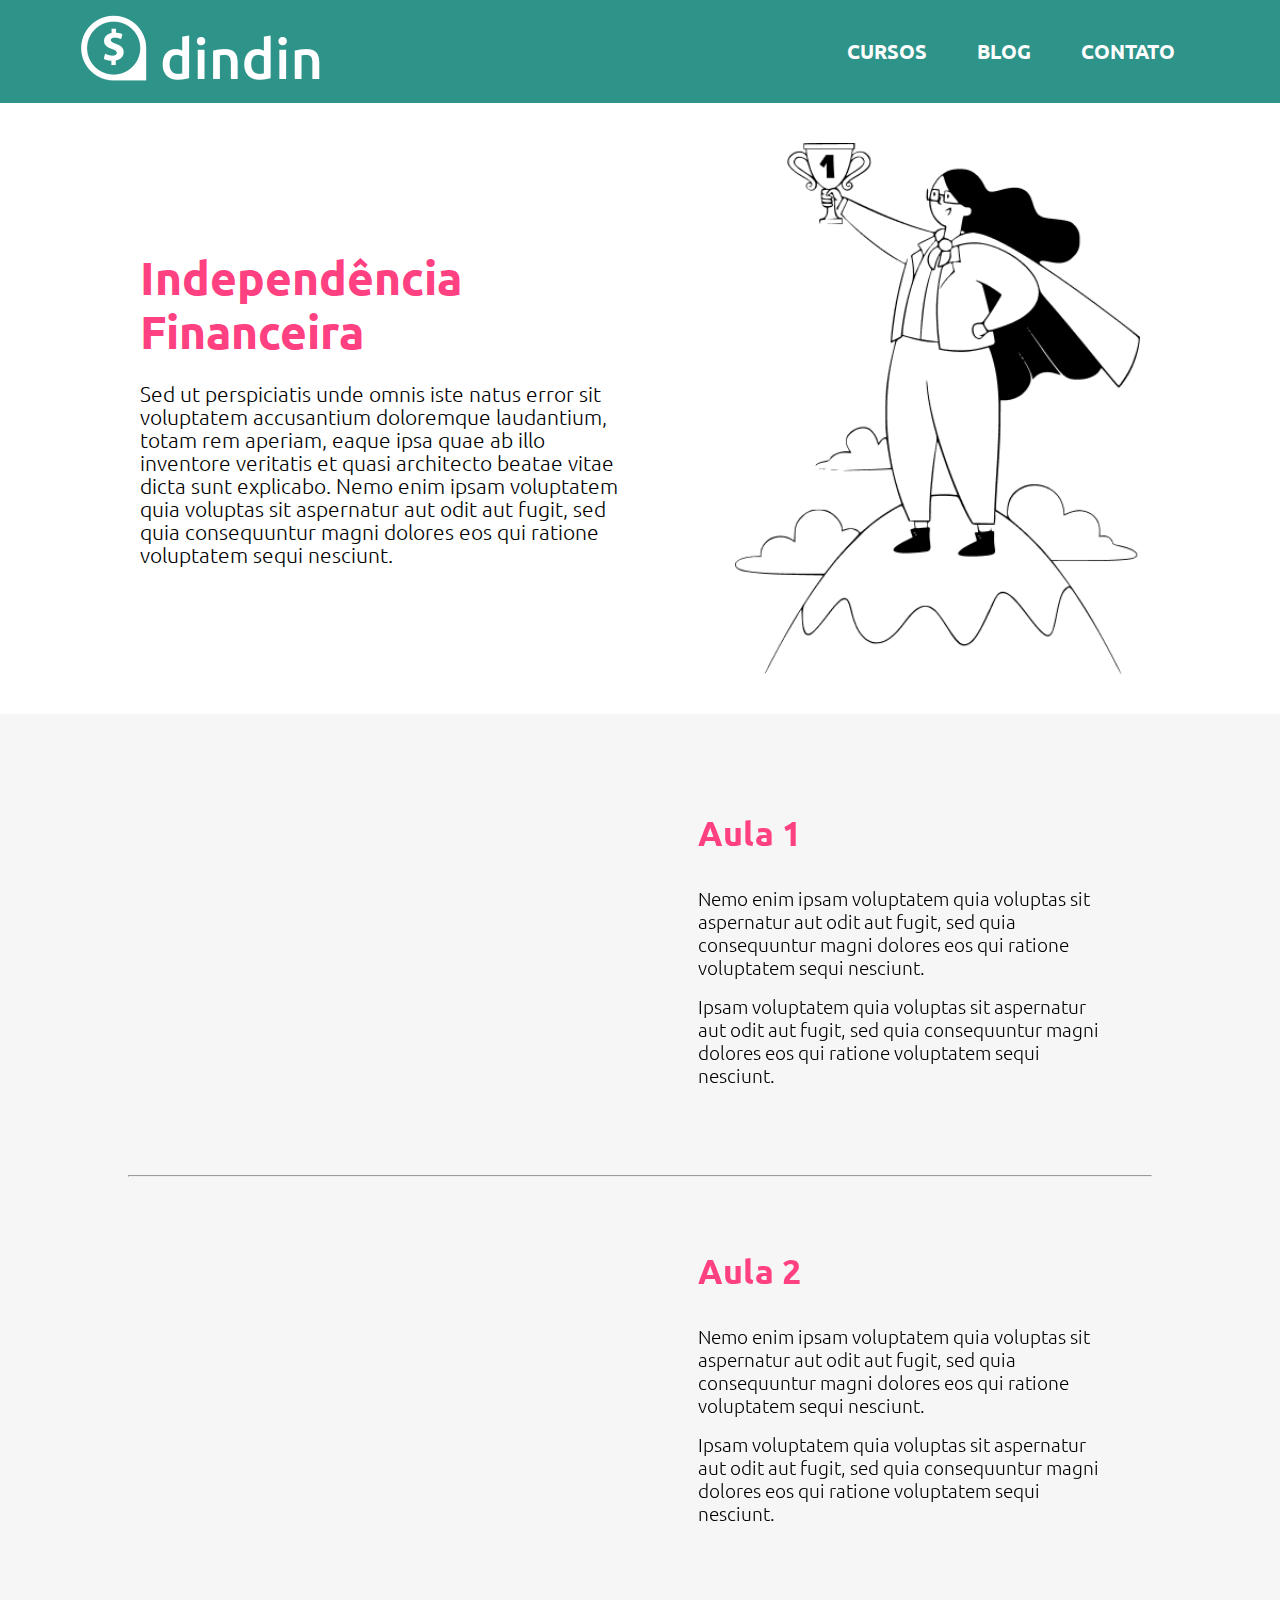
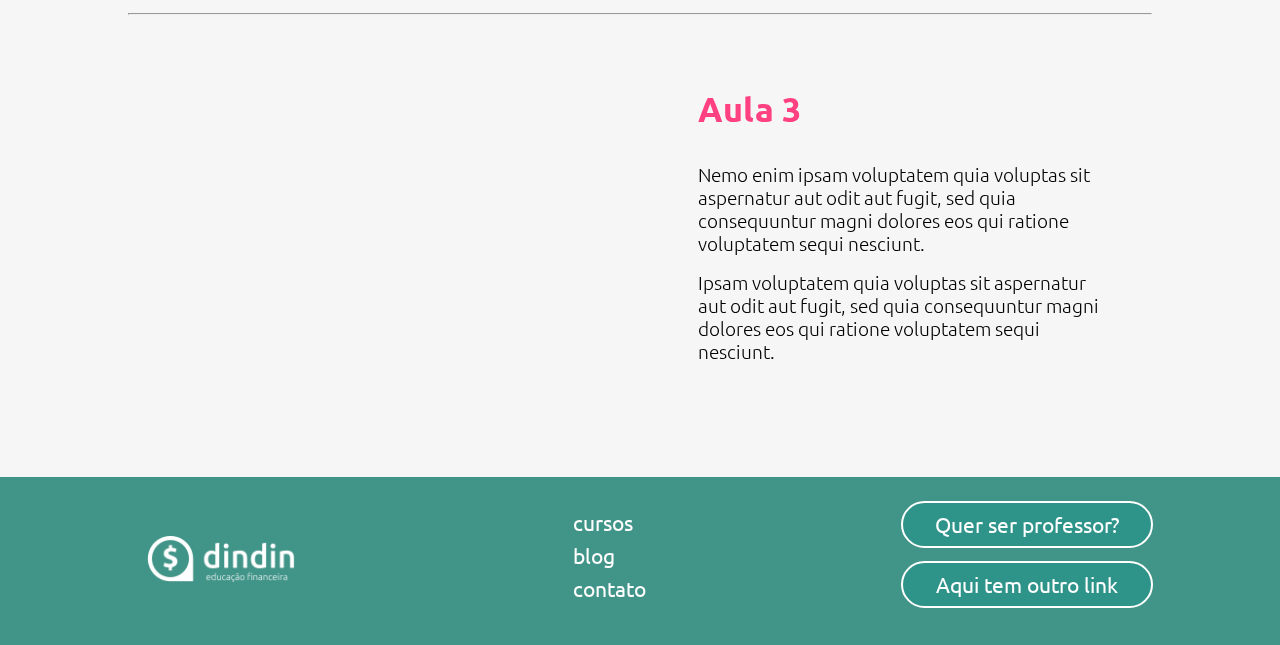
<file: paginas/curso/independencia.html>
<!DOCTYPE html>
<html lang="pt-br">

<head>
  <meta charset="UTF-8">
  <meta http-equiv="X-UA-Compatible" content="IE=edge">
  <meta name="viewport" content="width=device-width, initial-scale=1.0">
  <link rel="stylesheet" href="./style.css">
  <link rel="stylesheet" href="../../css/reutilizaveis.css">
  <link rel="preconnect" href="https://fonts.googleapis.com">
  <link rel="preconnect" href="https://fonts.gstatic.com" crossorigin>
  <link
    href="https://fonts.googleapis.com/css2?family=Ubuntu:ital,wght@0,300;0,400;0,500;1,300;1,400;1,700&display=swap"
    rel="stylesheet">
  <title>Curso</title>
</head>

<body>
  <header class="header">
    <div class="logo">
        <a href="../../index.html" class="">
            <img src="../../img/logo-header.png" alt="logo dindin" >
        </a>
    </div>
    <nav class="navigation">
        <input type="checkbox" class="toggle-menu">
        <div class="hamburguer"></div>
        <ul class="menu">
            <li><a href="../cursos/index.html">CURSOS</a></li>
            <li><a href="../blog/index.html">BLOG</a></li>
            <li><a href="../contato/index.html">CONTATO</a></li>
        </ul>
    </nav>
</header>
    <div class="banner">
      <div class="banner__description">
        <h1>Independência Financeira</h1>
        <p>Sed ut perspiciatis unde omnis iste natus error sit voluptatem accusantium doloremque laudantium,
          totam rem aperiam, eaque ipsa quae ab illo inventore veritatis et quasi architecto beatae vitae
          dicta sunt explicabo. Nemo enim ipsam voluptatem quia voluptas sit aspernatur aut odit aut fugit,
          sed quia consequuntur magni dolores eos qui ratione voluptatem sequi nesciunt. </p>
      </div>
      <img class="banner__illustration" src="../../img/ilustra-independencia.png" alt="">
    </div>
  <main>
    <body>
      <main>
        <section class="container">
          <article class="course-container">
            <div class="course-info">
              <div class="course-info__video">
                <iframe id="video" src="https://www.youtube.com/embed/VFKoXyyzfFw" title="YouTube video player" frameborder="0"
                  allow="accelerometer; autoplay; clipboard-write; encrypted-media; gyroscope; picture-in-picture"
                  allowfullscreen></iframe>
              </div>
              <div class="course-info__text">
                <h2>Aula 1</h2>

                <p>Nemo enim ipsam voluptatem quia voluptas sit aspernatur aut odit aut fugit, sed quia consequuntur
                  magni dolores eos qui ratione voluptatem sequi nesciunt.</p>

                  <p>Ipsam voluptatem quia voluptas sit aspernatur aut odit aut fugit, sed quia consequuntur magni
                  dolores eos qui ratione voluptatem sequi nesciunt.
                </p>
              </div>
            </div>
            <hr>
            <div class="course-info">
              <div class="course-info__video">
                <iframe src="https://www.youtube.com/embed/VFKoXyyzfFw" title="YouTube video player" frameborder="0"
                  allow="accelerometer; autoplay; clipboard-write; encrypted-media; gyroscope; picture-in-picture"
                  allowfullscreen></iframe>
              </div>
              <div class="course-info__text">
                <h2>Aula 2</h2>

                <p>Nemo enim ipsam voluptatem quia voluptas sit aspernatur aut odit aut fugit, sed quia consequuntur
                  magni dolores eos qui ratione voluptatem sequi nesciunt.</p>

                  <p>Ipsam voluptatem quia voluptas sit aspernatur aut odit aut fugit, sed quia consequuntur magni
                  dolores eos qui ratione voluptatem sequi nesciunt.
                </p>
              </div>
            </div>
            <hr>
            <div class="course-info">
              <div class="course-info__video">
                <iframe src="https://www.youtube.com/embed/VFKoXyyzfFw" title="YouTube video player" frameborder="0"
                  allow="accelerometer; autoplay; clipboard-write; encrypted-media; gyroscope; picture-in-picture"
                  allowfullscreen></iframe>
              </div>
              <div class="course-info__text">
                <h2>Aula 3</h2>

                <p>Nemo enim ipsam voluptatem quia voluptas sit aspernatur aut odit aut fugit, sed quia consequuntur
                  magni dolores eos qui ratione voluptatem sequi nesciunt.</p>

                  <p>Ipsam voluptatem quia voluptas sit aspernatur aut odit aut fugit, sed quia consequuntur magni
                  dolores eos qui ratione voluptatem sequi nesciunt.
                </p>
              </div>
            </div>
          </article>
        </section>
      </main>
    </body>
  </main>
  <footer class="footer">
    <div class="footer__logo">
      <img class="img-responsive " src="./../../img/logo-footer.png" alt="Logo da Didin Educação financeira">
    </div>

    <ul class="footer__nav">
      <li><a href="../cursos/index.html" class="footer__nav-link">cursos</a></li>
      <li><a href="../blog/index.html" class="footer__nav-link">blog</a></li>
      <li><a href="../contato/index.html" class="footer__nav-link">contato</a></li>
    </ul>

    <div class="footer__others-links">
      <a href="../contato/index.html">Quer ser professor?</a>
      <a href="../../index.html">Aqui tem outro link</a>
    </div>
  </footer>
</body>

</html>
</file>
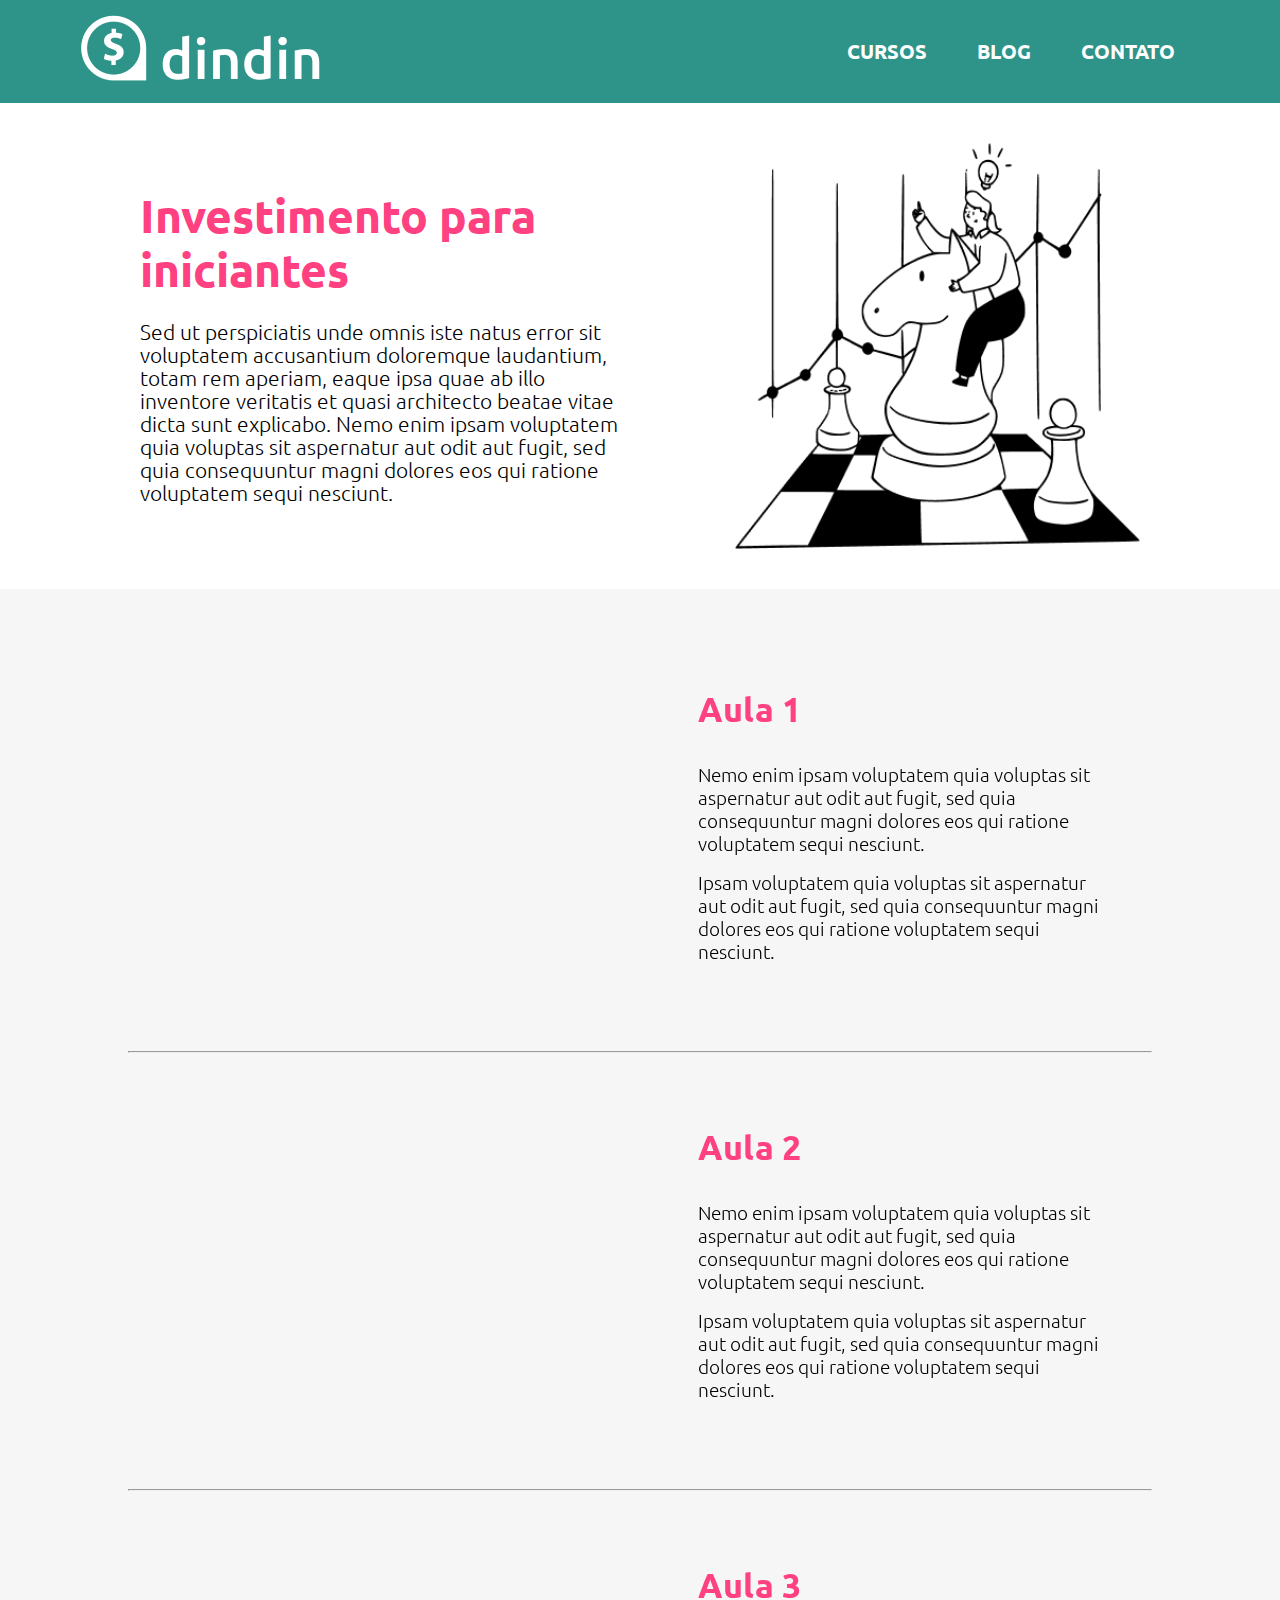
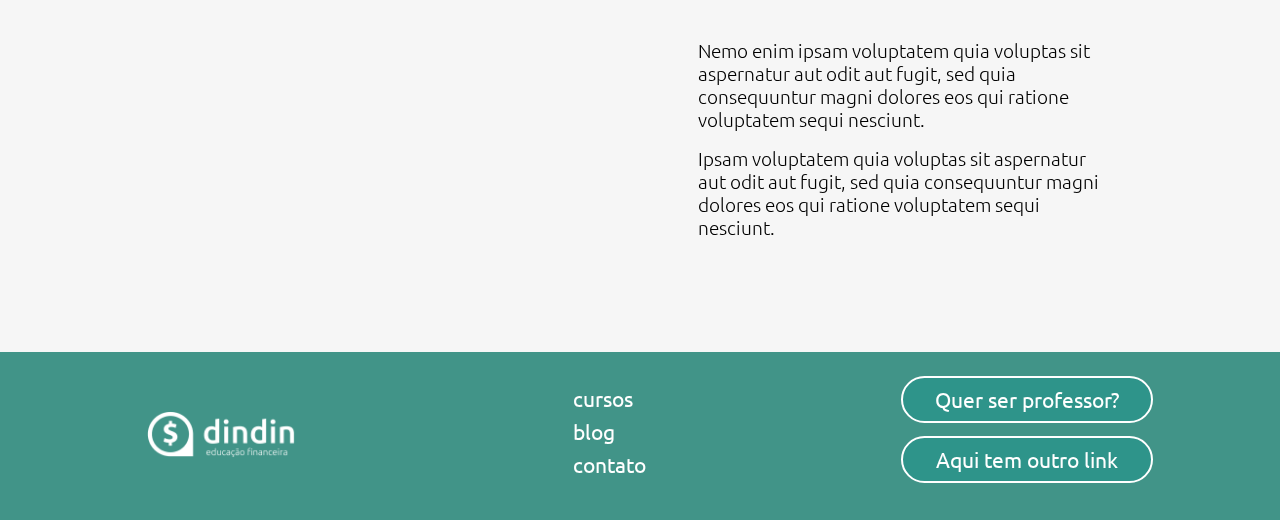
<file: paginas/curso/investimento.html>
<!DOCTYPE html>
<html lang="pt-br">

<head>
  <meta charset="UTF-8">
  <meta http-equiv="X-UA-Compatible" content="IE=edge">
  <meta name="viewport" content="width=device-width, initial-scale=1.0">
  <link rel="stylesheet" href="./style.css">
  <link rel="stylesheet" href="../../css/reutilizaveis.css">
  <link rel="preconnect" href="https://fonts.googleapis.com">
  <link rel="preconnect" href="https://fonts.gstatic.com" crossorigin>
  <link
    href="https://fonts.googleapis.com/css2?family=Ubuntu:ital,wght@0,300;0,400;0,500;1,300;1,400;1,700&display=swap"
    rel="stylesheet">
  <title>Curso</title>
</head>

<body>
  <header class="header">
    <div class="logo">
        <a href="../../index.html" class="">
            <img src="../../img/logo-header.png" alt="logo dindin" >
        </a>
    </div>
    <nav class="navigation">
        <input type="checkbox" class="toggle-menu">
        <div class="hamburguer"></div>
        <ul class="menu">
            <li><a href="../cursos/index.html">CURSOS</a></li>
            <li><a href="../blog/index.html">BLOG</a></li>
            <li><a href="../contato/index.html">CONTATO</a></li>
        </ul>
    </nav>
</header>
    <div class="banner">
      <div class="banner__description">
        <h1>Investimento para iniciantes</h1>
        <p>Sed ut perspiciatis unde omnis iste natus error sit voluptatem accusantium doloremque laudantium,
          totam rem aperiam, eaque ipsa quae ab illo inventore veritatis et quasi architecto beatae vitae
          dicta sunt explicabo. Nemo enim ipsam voluptatem quia voluptas sit aspernatur aut odit aut fugit,
          sed quia consequuntur magni dolores eos qui ratione voluptatem sequi nesciunt. </p>
      </div>
      <img class="banner__illustration" src="../../img/ilustra-poupando.png" alt="">
    </div>
  <main>
    <body>
      <main>
        <section class="container">
          <article class="course-container">
            <div class="course-info">
              <div class="course-info__video">
                <iframe id="video" src="https://www.youtube.com/embed/VFKoXyyzfFw" title="YouTube video player" frameborder="0"
                  allow="accelerometer; autoplay; clipboard-write; encrypted-media; gyroscope; picture-in-picture"
                  allowfullscreen></iframe>
              </div>
              <div class="course-info__text">
                <h2>Aula 1</h2>

                <p>Nemo enim ipsam voluptatem quia voluptas sit aspernatur aut odit aut fugit, sed quia consequuntur
                  magni dolores eos qui ratione voluptatem sequi nesciunt.</p>

                  <p>Ipsam voluptatem quia voluptas sit aspernatur aut odit aut fugit, sed quia consequuntur magni
                  dolores eos qui ratione voluptatem sequi nesciunt.
                </p>
              </div>
            </div>
            <hr>
            <div class="course-info">
              <div class="course-info__video">
                <iframe src="https://www.youtube.com/embed/VFKoXyyzfFw" title="YouTube video player" frameborder="0"
                  allow="accelerometer; autoplay; clipboard-write; encrypted-media; gyroscope; picture-in-picture"
                  allowfullscreen></iframe>
              </div>
              <div class="course-info__text">
                <h2>Aula 2</h2>

                <p>Nemo enim ipsam voluptatem quia voluptas sit aspernatur aut odit aut fugit, sed quia consequuntur
                  magni dolores eos qui ratione voluptatem sequi nesciunt.</p>

                  <p>Ipsam voluptatem quia voluptas sit aspernatur aut odit aut fugit, sed quia consequuntur magni
                  dolores eos qui ratione voluptatem sequi nesciunt.
                </p>
              </div>
            </div>
            <hr>
            <div class="course-info">
              <div class="course-info__video">
                <iframe src="https://www.youtube.com/embed/VFKoXyyzfFw" title="YouTube video player" frameborder="0"
                  allow="accelerometer; autoplay; clipboard-write; encrypted-media; gyroscope; picture-in-picture"
                  allowfullscreen></iframe>
              </div>
              <div class="course-info__text">
                <h2>Aula 3</h2>

                <p>Nemo enim ipsam voluptatem quia voluptas sit aspernatur aut odit aut fugit, sed quia consequuntur
                  magni dolores eos qui ratione voluptatem sequi nesciunt.</p>

                  <p>Ipsam voluptatem quia voluptas sit aspernatur aut odit aut fugit, sed quia consequuntur magni
                  dolores eos qui ratione voluptatem sequi nesciunt.
                </p>
              </div>
            </div>
          </article>
        </section>
      </main>
    </body>
  </main>
  
  <footer class="footer">
    <div class="footer__logo">
      <a href="../../index.html">
          <img class="img-responsive " src="./../../img/logo-footer.png" alt="Logo da Didin Educação financeira">
      </a>
    </div>

    <ul class="footer__nav">
      <li><a href="../cursos/index.html" class="footer__nav-link">cursos</a></li>
      <li><a href="../blog/index.html" class="footer__nav-link">blog</a></li>
      <li><a href="../contato/index.html" class="footer__nav-link">contato</a></li>
    </ul>

    <div class="footer__others-links">
      <a href="../contato/index.html">Quer ser professor?</a>
      <a href="../../index.html">Aqui tem outro link</a>
    </div>
  </footer>
</body>

</html>
</file>
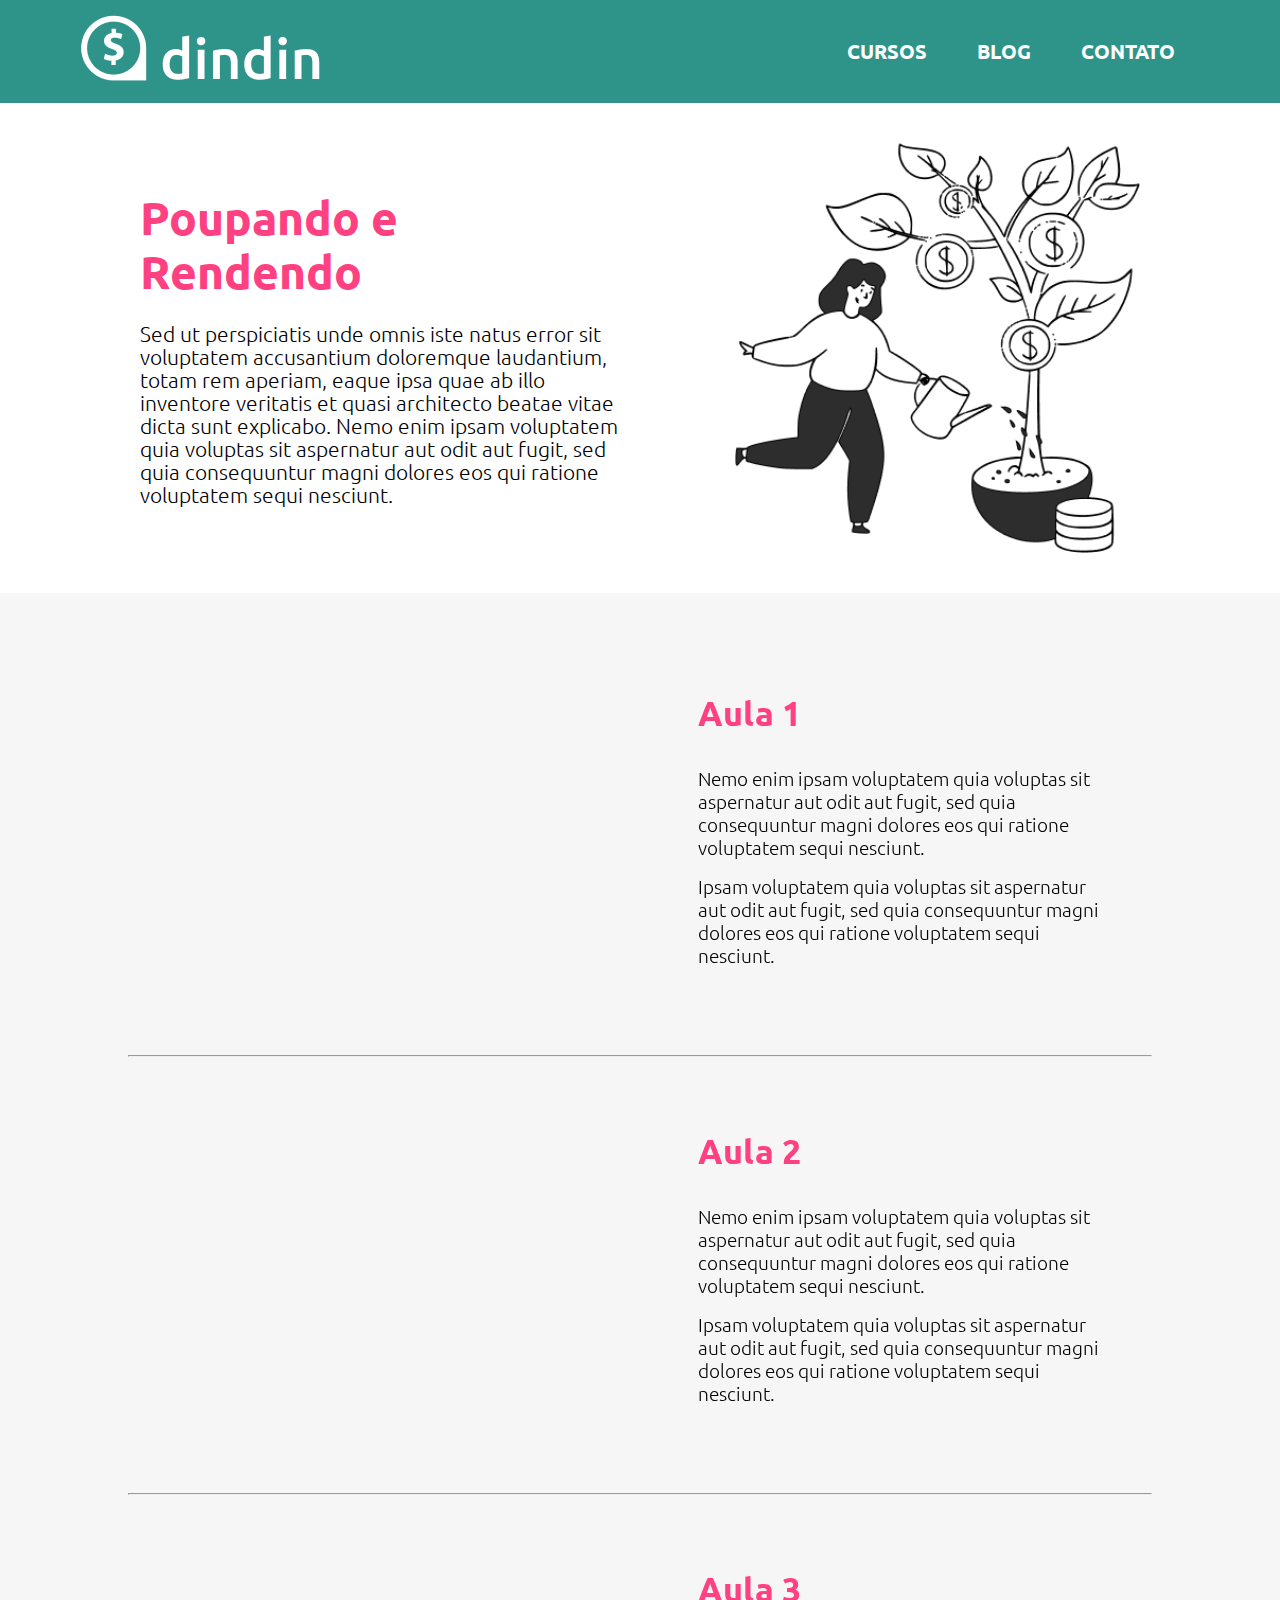
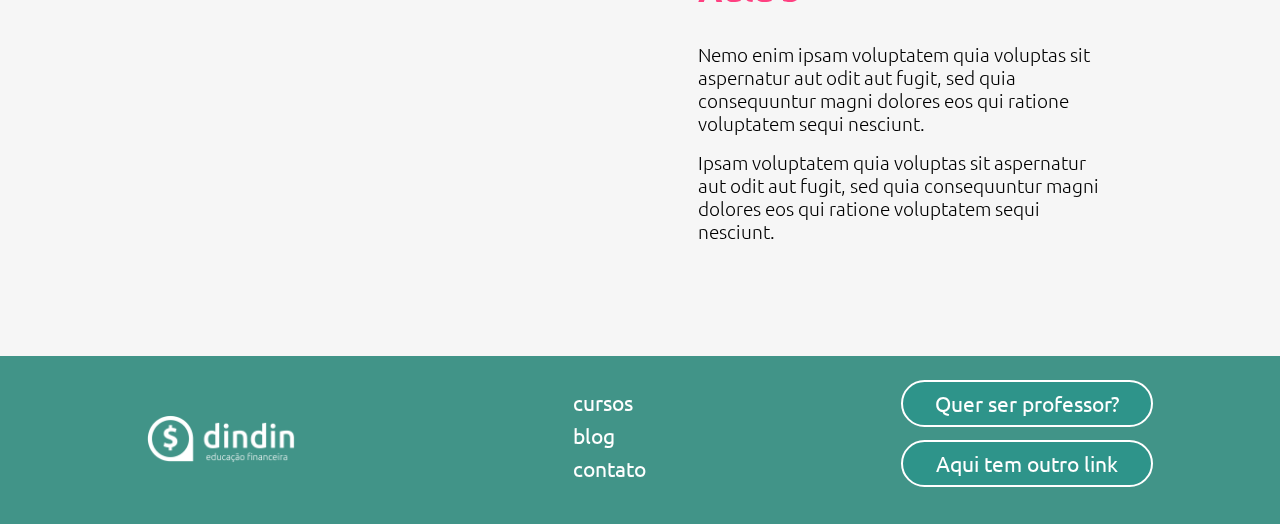
<file: paginas/curso/poupando.html>
<!DOCTYPE html>
<html lang="pt-br">

<head>
  <meta charset="UTF-8">
  <meta http-equiv="X-UA-Compatible" content="IE=edge">
  <meta name="viewport" content="width=device-width, initial-scale=1.0">
  <link rel="stylesheet" href="./style.css">
  <link rel="stylesheet" href="../../css/reutilizaveis.css">
  <link rel="preconnect" href="https://fonts.googleapis.com">
  <link rel="preconnect" href="https://fonts.gstatic.com" crossorigin>
  <link
    href="https://fonts.googleapis.com/css2?family=Ubuntu:ital,wght@0,300;0,400;0,500;1,300;1,400;1,700&display=swap"
    rel="stylesheet">
  <title>Curso</title>
</head>

<body>
  <header class="header">
    <div class="logo">
        <a href="../../index.html" class="">
            <img src="../../img/logo-header.png" alt="logo dindin" >
        </a>
    </div>
    <nav class="navigation">
        <input type="checkbox" class="toggle-menu">
        <div class="hamburguer"></div>
        <ul class="menu">
            <li><a href="../cursos/index.html">CURSOS</a></li>
            <li><a href="../blog/index.html">BLOG</a></li>
            <li><a href="../contato/index.html">CONTATO</a></li>
        </ul>
    </nav>
</header>
    <div class="banner">
      <div class="banner__description">
        <h1>Poupando e Rendendo</h1>
        <p>Sed ut perspiciatis unde omnis iste natus error sit voluptatem accusantium doloremque laudantium,
          totam rem aperiam, eaque ipsa quae ab illo inventore veritatis et quasi architecto beatae vitae
          dicta sunt explicabo. Nemo enim ipsam voluptatem quia voluptas sit aspernatur aut odit aut fugit,
          sed quia consequuntur magni dolores eos qui ratione voluptatem sequi nesciunt. </p>
      </div>
      <img class="banner__illustration" src="../../img/ilustra-investimento.png" alt="">
    </div>
  <main>
    <body>
      <main>
        <section class="container">
          <article class="course-container">
            <div class="course-info">
              <div class="course-info__video">
                <iframe id="video" src="https://www.youtube.com/embed/VFKoXyyzfFw" title="YouTube video player" frameborder="0"
                  allow="accelerometer; autoplay; clipboard-write; encrypted-media; gyroscope; picture-in-picture"
                  allowfullscreen></iframe>
              </div>
              <div class="course-info__text">
                <h2>Aula 1</h2>

                <p>Nemo enim ipsam voluptatem quia voluptas sit aspernatur aut odit aut fugit, sed quia consequuntur
                  magni dolores eos qui ratione voluptatem sequi nesciunt.</p>

                  <p>Ipsam voluptatem quia voluptas sit aspernatur aut odit aut fugit, sed quia consequuntur magni
                  dolores eos qui ratione voluptatem sequi nesciunt.
                </p>
              </div>
            </div>
            <hr>
            <div class="course-info">
              <div class="course-info__video">
                <iframe src="https://www.youtube.com/embed/VFKoXyyzfFw" title="YouTube video player" frameborder="0"
                  allow="accelerometer; autoplay; clipboard-write; encrypted-media; gyroscope; picture-in-picture"
                  allowfullscreen></iframe>
              </div>
              <div class="course-info__text">
                <h2>Aula 2</h2>

                <p>Nemo enim ipsam voluptatem quia voluptas sit aspernatur aut odit aut fugit, sed quia consequuntur
                  magni dolores eos qui ratione voluptatem sequi nesciunt.</p>

                  <p>Ipsam voluptatem quia voluptas sit aspernatur aut odit aut fugit, sed quia consequuntur magni
                  dolores eos qui ratione voluptatem sequi nesciunt.
                </p>
              </div>
            </div>
            <hr>
            <div class="course-info">
              <div class="course-info__video">
                <iframe src="https://www.youtube.com/embed/VFKoXyyzfFw" title="YouTube video player" frameborder="0"
                  allow="accelerometer; autoplay; clipboard-write; encrypted-media; gyroscope; picture-in-picture"
                  allowfullscreen></iframe>
              </div>
              <div class="course-info__text">
                <h2>Aula 3</h2>

                <p>Nemo enim ipsam voluptatem quia voluptas sit aspernatur aut odit aut fugit, sed quia consequuntur
                  magni dolores eos qui ratione voluptatem sequi nesciunt.</p>

                  <p>Ipsam voluptatem quia voluptas sit aspernatur aut odit aut fugit, sed quia consequuntur magni
                  dolores eos qui ratione voluptatem sequi nesciunt.
                </p>
              </div>
            </div>
          </article>
        </section>
      </main>
    </body>
  </main>
  <footer class="footer">
    <div class="footer__logo">
      <img class="img-responsive " src="./../../img/logo-footer.png" alt="Logo da Didin Educação financeira">
    </div>

    <ul class="footer__nav">
      <li><a href="../cursos/index.html" class="footer__nav-link">cursos</a></li>
      <li><a href="../blog/index.html" class="footer__nav-link">blog</a></li>
      <li><a href="../contato/index.html" class="footer__nav-link">contato</a></li>
    </ul>

    <div class="footer__others-links">
      <a href="../contato/index.html">Quer ser professor?</a>
      <a href="../../index.html">Aqui tem outro link</a>
    </div>
  </footer>
</body>

</html>
</file>
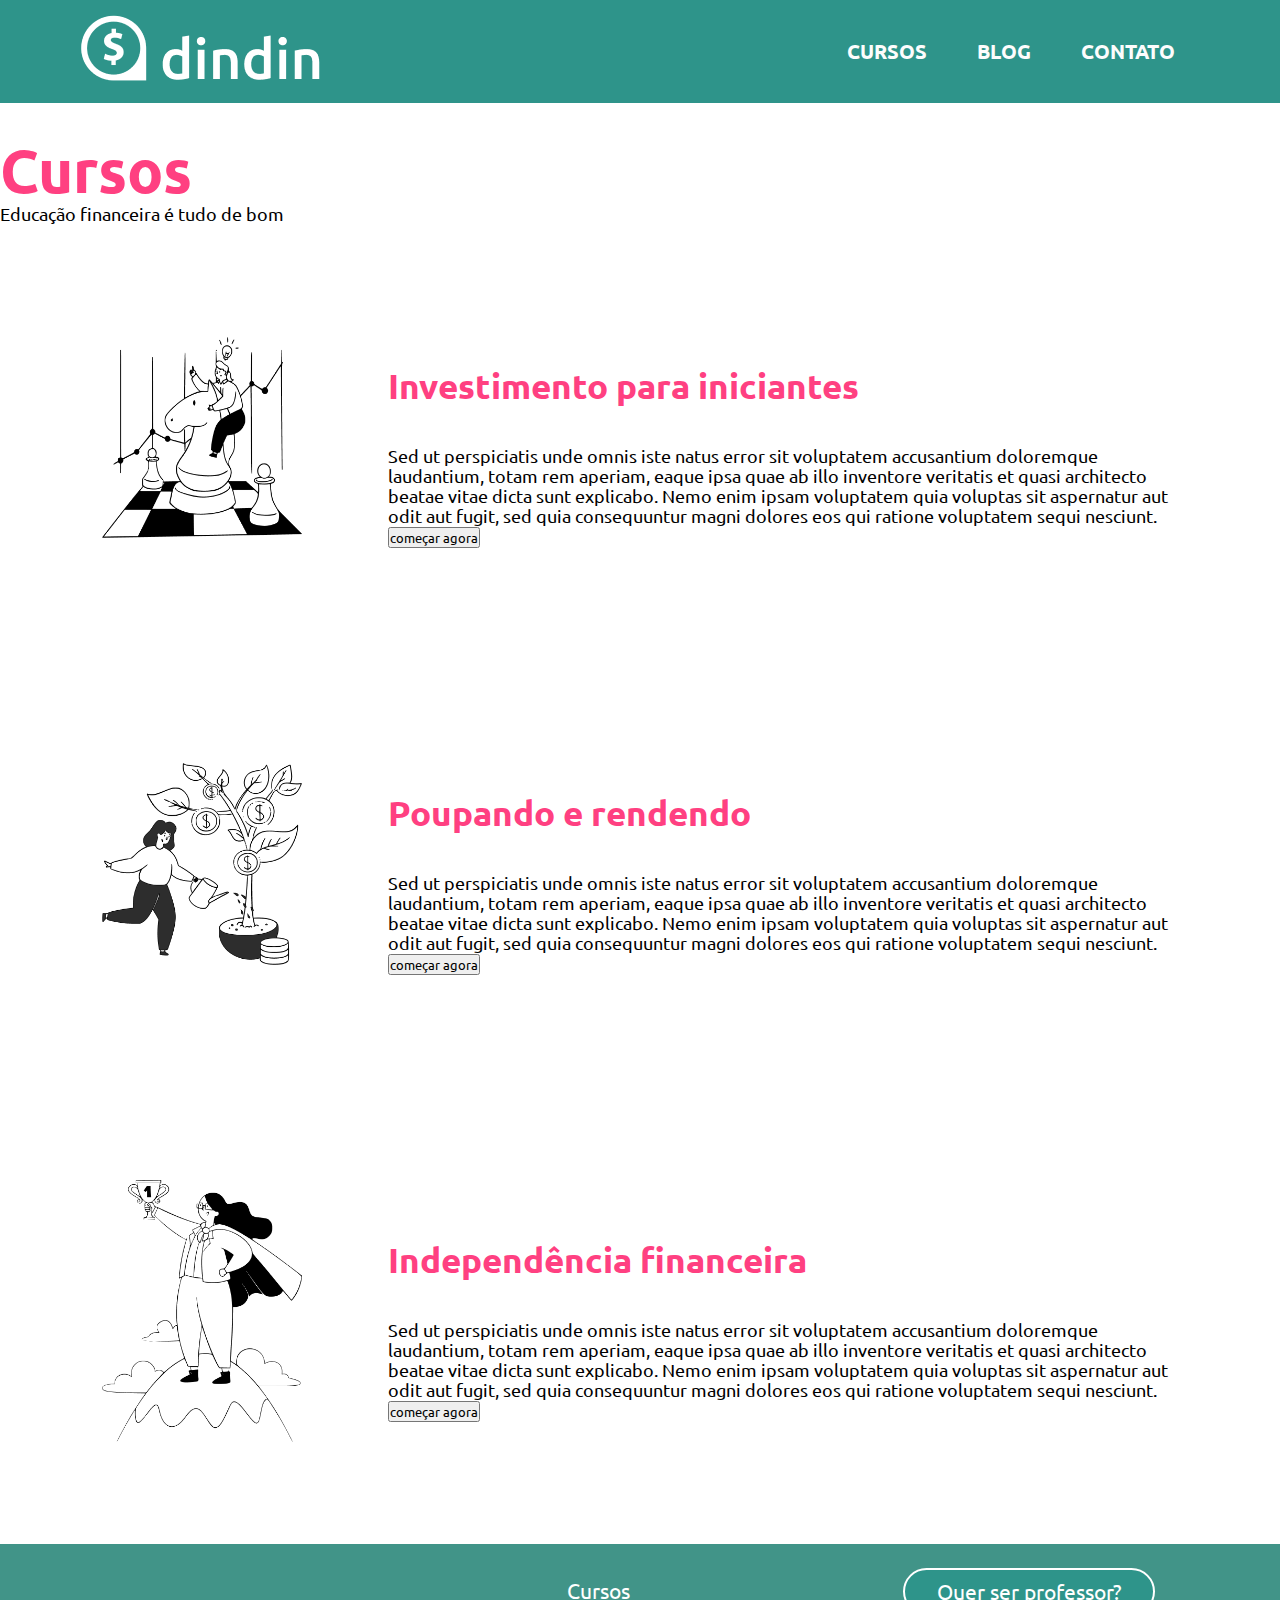
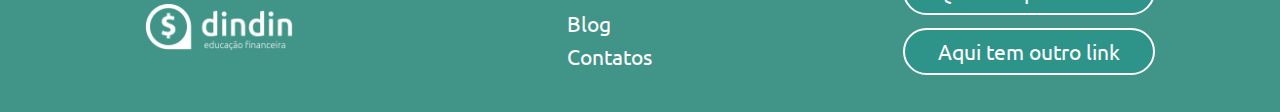
<file: paginas/cursos/investimento.html>
<!DOCTYPE html>
<html lang="pt-br">

<head>
    <meta charset="UTF-8">
    <meta http-equiv="X-UA-Compatible" content="IE=edge">
    <meta name="viewport" content="width=device-width, initial-scale=1.0">
    <link rel="stylesheet" href="../../css/style.css">
    <link rel="stylesheet" href="./style.css">
    <link rel="stylesheet" href="../../css/reutilizaveis.css">
    <link rel="preconnect" href="https://fonts.googleapis.com">
    <link rel="preconnect" href="https://fonts.gstatic.com" crossorigin>
    <link
        href="https://fonts.googleapis.com/css2?family=Ubuntu:ital,wght@0,300;0,400;0,500;1,300;1,400;1,700&display=swap"
        rel="stylesheet">
    <title>Cursos</title>
</head>

<body>
    
    <header class="header">
        <div class="logo">
            <a href="#" class="">
                <img src="../../img/logo-header.png" alt="logo dindin" >
            </a>
        </div>
        <nav class="navigation">
            <input type="checkbox" class="toggle-menu">
            <div class="hamburguer"></div>
            <ul class="menu">
                <li><a href="#">CURSOS</a></li>
                <li><a href="#">BLOG</a></li>
                <li><a href="#">CONTATO</a></li>
            </ul>
        </nav>
    </header>

    <main>

        <div class="Title">
            <h1>Cursos</h1>
            <p>Educação financeira é tudo de bom</p>
        </div>

        <section class="courses-box">
            <img
                src="../../img/ilustra-poupando.png">
            <div class="inside">
                <h2>Investimento para iniciantes</h2>
                <p>Sed ut perspiciatis unde omnis iste natus error sit voluptatem accusantium doloremque laudantium,
                    totam rem aperiam, eaque ipsa quae ab illo inventore veritatis et quasi architecto beatae vitae
                    dicta sunt explicabo. Nemo enim ipsam voluptatem quia voluptas sit aspernatur aut odit aut fugit,
                    sed quia consequuntur magni dolores eos qui ratione voluptatem sequi nesciunt. </p>
                <button class="btn--full">começar agora</button>
            </div>
        </section>

        <div class="line1"></div>

        <section class="courses-box">
            <img
                src="../../img/ilustra-investimento.png">
            <div class="inside">
                <h2>Poupando e rendendo</h2>
                <p>Sed ut perspiciatis unde omnis iste natus error sit voluptatem accusantium doloremque laudantium,
                    totam rem aperiam, eaque ipsa quae ab illo inventore veritatis et quasi architecto beatae vitae
                    dicta sunt explicabo. Nemo enim ipsam voluptatem quia voluptas sit aspernatur aut odit aut fugit,
                    sed quia consequuntur magni dolores eos qui ratione voluptatem sequi nesciunt. </p>
                <button class="btn--full">começar agora</button>
            </div>
        </section>

        <div class="line2"></div>

        <section class="courses-box">
            <img
                src="../../img/ilustra-independencia.png">
            <div class="inside">
                <h2>Independência financeira</h2>
                <p>Sed ut perspiciatis unde omnis iste natus error sit voluptatem accusantium doloremque laudantium,
                    totam rem aperiam, eaque ipsa quae ab illo inventore veritatis et quasi architecto beatae vitae
                    dicta sunt explicabo. Nemo enim ipsam voluptatem quia voluptas sit aspernatur aut odit aut fugit,
                    sed quia consequuntur magni dolores eos qui ratione voluptatem sequi nesciunt. </p>
                <button class="btn--full">começar agora</button>
            </div>
        </section>

    </main>

    <footer class="footer">
        <div class="footer__logo">
            <img class="img-responsive " src="./../../img/logo-footer.png" alt="Logo da Didin Educação financeira">
        </div>

        <ul class="footer__nav">
            <li><a href="#" class="footer__nav-link">Cursos</a></li>
            <li><a href="#" class="footer__nav-link">Blog</a></li>
            <li><a href="#" class="footer__nav-link">Contatos</a></li>
        </ul>

        <div class="footer__others-links">
            <a href="#">Quer ser professor?</a>
            <a href="#">Aqui tem outro link</a>
        </div>
    </footer>
</body>

</html>
</file>
<file: css/style.css>
/* CSS Homepage */

*{
    padding: 0;
    margin: 0;
    box-sizing: border-box;
    font-family: 'Ubuntu', sans-serif;
}

main{
    width: 100%;
}

.banner{
    display: flex;
    justify-content: space-between;
    align-items: center;
    height: 80%;
}

.banner__text{
    padding-left: 10%;
}

 .banner__text h1{
    max-width: 80% ;
    font-style: normal;
    font-weight: bold;
    font-size: min(3.75rem, 5vw);
    line-height: 69px;
    color: #FF4081;
}

 .banner p{
    max-width: 60%;
    padding-top: 1.5rem;
    font-size: min(1.6rem, 3vw);
    line-height: 31px;
    color: #555555;
}

.banner__image img{
    max-width: 90%;
    padding-top: 2.5rem;
    padding-right: 2rem;
}

 .btn--outline{
    cursor: pointer;
    margin-top: 2.2rem;
    padding: 0.6rem 2.1rem;
    border: 2px solid #FF4081;
    border-radius: 62px;
    color: #FF4081;
    font-size: min(1.6rem, 3vw);
    line-height: 31px;
    background-color: transparent;
    transition: 300ms;
}

 .btn--outline:hover{
    background-color: #FF4081;
    color: #FDFDFD;;
}

.section-courses{
    padding: 5% 0;
    background: #F7F7F7;
    width: 100%;

}
.section-courses>h4{
    font-weight: 500;
    font-size: min(3rem, 8vw);
    line-height: 35px;
    color: #FF4081;
    text-align: center;
    margin-bottom: 8%;
}

.card-container{
    width: 100%;
    display: flex;
    justify-content: center;
    align-items: center;
    background: #F7F7F7;
    flex-wrap: wrap;
}

.card-container__info{
    width: 33%;
    margin: 0 5% 10% 5%;
}

.card-container__img{
    text-align: center;
    padding-bottom: 2.5rem;
}

.card-container__img img{
    height: 40vh;
    max-height: 300px;
    max-width: 300px;
}

.card-container__text{
    text-align: center;
}

.card-container__text>h3{
    font-weight: 500;
    font-size: min(1.4rem, 6vw);
    line-height: 40px;
    color: #FF4081;
    text-align: center;
    margin-bottom: 8%;
}

.card-container__text>p{
    width: 100%;
    font-weight: 300;
    font-size: min(1.1rem, 4.8vw);
    line-height: 20px;
    text-align: center;
    color: #000000;
    margin-bottom: 2rem;
}
.btn__courses{
    cursor: pointer;
    padding: 0.6rem 2.1rem;
    background: #FF4081;
    border-radius: 62px;
    font-size: min(1.1rem, 5vw);
    line-height: 23px;
    text-align: center;
    color: #FFFFFF;
    border: none;
    margin-top: 2.56rem;
    transition: 300ms ease-in-out;
}


.btn__courses:hover{
    background-color: #FDFDFD;
    color: #FF4081;
    border:2.5px solid #FF4081;
}

hr{
    display: none;
}

.coments-container{
    height: 80%;
}

.coments-container__title{
    margin-top: 5%;
    margin-left: 10%;
    font-weight: bold;
    font-size: min(2.3rem, 4vw);
    line-height: 60px;
    color: #009688;
}

 .coments-container__people{
    display: flex;
    margin: 5% 5% 8% 8%;
}

 .people__first{
    display: flex;
    margin-top: 8%;
}

 .people__second{
    display: flex;
    margin-top: 8%;
}

 .people__text{
    width:70%;
    padding-bottom: 5%;
    margin-left: 3%;
    text-align: left;
    font-weight: 300;
    font-size: min(1.1rem, 3vw);
    line-height: 25px;
}

 .people__text h6{
    margin-top: 10px;
    font-weight: 700;
    font-size: min(1rem, 3vw);
    line-height: 25px;
}

 .info-container{
    display: flex;
    flex-direction: column;
    height: 80%;
    background: #F7F7F7;
    
}

 .info-container__flex{
    display: flex;
    justify-content: space-evenly;
    align-items: center;
    margin: 0 8%;
}

.info-container__flex a{
    color: #000000;
}

 .info-container__title{
    margin-top: 5%;
    margin-bottom: 5%;
    margin-left: 10%;;
    font-weight: bold;
    font-size: min(2.3rem, 4vw);
    line-height: 60px;
    color: #009688;
}

 .info-content {
    padding: 3% 3%;
    margin: 0 auto;
    transition: 0.5s all;
 }

 .info-container a:hover{
     transform: scale(1.05);
 }

 .info-content img{
    background: #C4C4C4;
    height: 193px;
    width: 100%;
}

 .info-content h3{
    font-weight: 700;
    font-size: min(1.7rem, 4vw);
    line-height: 31px;
    color: #009688;
}

 .info-content p{
    width: 100%;
    height:0%;
    font-weight: 300;
    font-size: min(1.1rem, 4vw);
    line-height: 21px;
}

.info-container button{
    align-self: center;
    margin-bottom: 5%;
}

.btn--post{
    align-self: center;
    margin-bottom: 5%;
}

@media screen and (max-width: 1224px) {
    .banner__text h1{
        line-height: 65px;
    }
  
    .card-container__text h3{
        font-size: min(1.2rem, 6vw);
    }
    .card-container__img img{
        height: 50vh;
        width: auto;
    }
} 

@media screen and (max-width:1140px) {   
    .banner__text h1{
        width:90%
    }
    
     .banner p{
        max-width: 85%;
    }
}

@media screen and (max-width:1050px) {
    .banner h1{
        line-height: 55px;
    }

    .card-container__text h3{
        font-size: min(1.2rem, 5vw);
    }
    .card-container__info{
        min-width: 280px;
        margin: 0 2rem 2rem 2rem;
    }
    .btn--full{
        margin-top: 2rem;
    }
}

@media screen and (max-width: 860px) {
    .banner{
        margin-top: 8%;
        flex-direction: column;
        text-align: center;
    }
    .banner__text{
        padding: 0;
    }

    .banner h1{
        max-width: 100%;
        margin: 0 auto;
        font-size: min(4rem, 7vw);
    }

    .banner p{
        padding-top: 3rem;
        max-width: 100%;
        line-height: 35px;
    }

    .banner__image img{
        max-width: 80%;
        padding-right: 0;
    }

    .card-container__info{
        margin: 4rem 0 4rem 0; 
        min-width: none;
        flex-direction: row;
    } 
    hr{
        display: block;
        width: 70%;
        height: 3px;
        background: #C4C4C4;
    }
    .btn--full{
        margin-top: 1.5rem;
    }

    .coments-container{
        padding: 0 5%;
    }

    .coments-container__people{
        flex-direction: column;
        align-items: center;
    }

}

@media screen and (max-width:770px) {
    
    .info-container__flex{
        flex-direction: column;
    }
    .info-content{
        max-width: 70%;
    }
}

@media screen and (max-width:670px) {
   .banner__image img{
       max-width: 70%;
   }

   .banner p{
        font-size: min(1.8rem, 4vw);
   }
}

@media screen and (max-width:570px) {

    .banner h1{
        font-size: min(5rem, 8vw);
        line-height: 60px;
    }
  
    .banner p{
        padding-top: 2rem;
         font-size: min(1.5rem, 4vw);
    }
 }


@media screen and (max-width: 460px) {
    .banner h1{
        font-size: min(4rem, 9vw);
        line-height: 50px;
    }
  
    .banner p{
        padding-top: 2rem;
        font-size: min(1.1rem, 5vw);
        line-height: 25px;
    }

    .btn--outline{
        font-size: min(1rem, 4vw);
    }

    .card-container__text h3{
        padding-top: 30px;
    }

    .card-container__text p{
        font-size: min(1.1rem, 5vw);
        margin-bottom: 1rem;      
    }

    .card-container__img{
        padding-bottom: 1rem;
    
    }
    .card-container__img img{
        height: auto;
        width: 180px;
        padding-bottom: 1rem;
    
    }
}

@media screen and (max-width: 400px) {
    .banner h1{
        font-size: min(4rem, 10vw);
        line-height: 45px;
    }

    .people__text{
        font-weight: 300;
        font-size: min(1.1rem, 4vw);
        line-height: 15px;
    } 

}

@media screen and (max-width: 330px) {
    .banner h1{
        font-size: min(4rem, 12vw);
        line-height: 45px;
    }

    .btn--outline{
        font-size: min(1rem, 5vw);
    }

    .card-container__info{
        width: 220px;
        min-width: none;
    }

    .people__text{
        text-align: center;
    }

    .info-content h3{
        font-size: min(1.7rem, 5vw);
        line-height: 20px;
        text-align: center;
    }
    
     .info-content p{
        font-size: min(1rem, 5vw);
        line-height: 21px;
        text-align: center;
    }


}   

@media screen and (max-width: 280px) {
    .container__course{
        padding-top: 2rem;
    }
    .card-container__info{
        width: 200px;
        min-width: none;
    }
    .card-container__text p{
        width: 200px;
        min-width: none;
    }  

}
</file>
<file: css/reutilizaveis.css>
*{
    padding: 0;
    margin: 0;
    box-sizing: border-box;
    font-family: 'Ubuntu', sans-serif;
}

li{
    list-style: none;
}

a{
    text-decoration: none;
}


/* CSS Navbar */

.header{
  position: relative;
  width: 100%;
  display: flex;
  justify-content: space-between;
  align-items: center;
  background-color: #2E948A;
  padding: 0 80px;
  transition: 0.3s;
}

.logo a{
  display: block;
}

.logo a img{
  display: block;
  width: 100%;
}

.navigation{
  display: flex;
  justify-content: space-between;
  align-items: center;
}

.menu{
  display: flex;
  justify-content: center;
  flex-direction: row;
  align-items: center;
  z-index: 1;
  transition: 0.5s;
}

.menu li{
  list-style-type: none;
}

.menu li a{
  color: #FDFDFD;
  text-decoration: none;
  display: block;
  padding: 40px 25px;
  font-weight: bold;
  font-size: 20px;
  line-height: 23px;
  transition: 0.3s;
}

.menu li a:hover{
  transform: scale(1.1);
}

.hamburguer{
  position: relative;
  width:30px;
  height: 4px;
  background: #FDFDFD;
  border-radius: 10px;
  cursor: pointer;
  z-index: 2;
  transition: 0.3s;
}

.hamburguer::before, .hamburguer::after{
  content: "";
  position: absolute;
  height: 4px;
  right: 0;
  background: #FDFDFD;
  border-radius: 10px;
  transition: 0.3s;
}

.hamburguer::before{
  top: -10px;
  width: 20px;
}

.hamburguer::after{
  top: 10px;
  width: 25px;
}

.toggle-menu{
  position: absolute;
  width: 30px;
  height: 100%;
  z-index: 3;
  cursor: pointer;
  opacity: 0;
}

.hamburguer,
.toggle-menu{
  display: none;
}

.navigation input:checked ~ .hamburguer{
  background: transparent;
}

.navigation input:checked ~ .hamburguer::before{
  top: 0;
  transform: rotate(-45deg);
  width: 30px;
}

.navigation input:checked ~ .hamburguer::after{
  top:0;
  transform: rotate(45deg);
  width: 30px;
}

.navigation input:checked ~ .menu{
  right: 0;
}



/* Fim CSS Navbar */

.color-green{
    color: #009688;
}

.banner{
    display: flex;
    align-items: center;
    width: 100%;
    justify-content: space-evenly;
    background-color: #FFFFFF;
    padding: 2.5rem 2rem;
}

.banner__description{
    width: 40%;
}

.banner__description h1{
    font-weight: bold;
    font-size: min(2.9rem,6vw);
    line-height: 54px;
    margin-bottom: 1.5rem;
}
.banner__description p{
    font-weight: 300;
    font-size: min(1.3rem, 4vw);
    line-height: 23px;
}
.banner__illustration{
    width: 40%;
    max-width: 405px;
    min-width: 160px;
}

.footer{
    width: 100%;
    background: #419488;
    display: flex;
    justify-content:space-around;
    padding: 1.5rem 0 1.5rem 0;
    align-items: center;
}
.footer__logo{
    text-align: center;
}
.footer__logo img{
    width: 80%;
    min-width: 130px;
    max-width: 190px;
}

.footer__nav li{
    margin-bottom: 10px;
    transition: 0.5s all;
}

.footer__nav li:hover{
    transform: scale(1.1);
}

.footer__nav-link{   
    font-size: min(1.3rem, 5vw);
    line-height: 23px;
    color: #FFFFFF; 
    transition: 0.5s all;
}

.footer__nav-link:hover{   
    color: #ddd4d4;
    text-decoration: underline; 
    font-weight: bolder;
    
}

.footer__others-links{
    display: flex;
    flex-direction: column;
}

.footer__others-links a{
    border: 2px solid #FFFFFF;
    background: linear-gradient(to right, #ffffff 50%, #2E948A 50%);
    transition: all 300ms ease-out;
    background-size: 200% 100%;
    background-position: right bottom;
    box-sizing: border-box;
    border-radius: 62px;
    color: #ffffff;
    font-size: min(1.3rem, 4vw);
    text-align: center;
    margin-bottom: 0.8rem;
    padding: 0.5rem 2rem;
    
}

.footer__others-links a:hover{
    background-position: left bottom;
    color: #2E948A;
    box-shadow: 0px 0px 10px rgba(0, 0, 0, .2);
    outline: none;
}

@media screen and (max-width: 992px) {
  .hamburguer,
  .toggle-menu{
  display: block;
  }

  .header{
    padding: 10px 20px;
  }

  .menu{
    justify-content: start;
    flex-direction: column;
    align-items: center;
    position: fixed;
    top: 0;
    right: -280px;
    background: #2E948A;
    width: 280px;
    height: 100%;
    padding-top: 65px ;
  }

  .menu li{
    width: 100%;
  }

  .menu li a{
    padding: 30px;
    font-size: 24px;
  }

}



@media screen and (max-width: 900px){
    .banner__description h1{ 
        line-height: 40px;
    }
    
    
}

@media screen and (max-width: 800px){
    .banner{
        flex-direction: column;
    }

    .banner__description{
        width: 70%;
    }
    .banner__description h1{
        text-align: center;  
    }

    .banner__description p{
        text-align: center; 
        margin-bottom: 2rem;
    }

    .footer{
        flex-direction: column;
    }
    .footer__logo img{
        width: 40%;
        
        margin-bottom: 1.5rem;
    }
    .footer__nav{
        margin-bottom: 1.5rem;
        text-align: center;
    }
    .footer__nav-link{   
        font-size: min(1.3rem, 3.5vw);
        line-height: 1.1rem;
    } 
}

@media screen and (max-width:600px) {
  .logo a img{
    display: block;
    width: 90%;
    height: auto;
  }
}


@media screen and (max-width:500px) {
  .logo a img{
    display: block;
    width: 80%;
    height: auto;
  }

  .banner__description{
      width: 90%;
  }
  .banner__description h1{
      margin-bottom: 1rem;
  }

  .banner__description p{
      line-height: 1.2rem;
  }
}

@media screen and (max-width:400px) {
  .logo a img{
    display: block;
    width: 70%;
    height: auto;
  }
  .banner__description p{
    font-weight: 300;
    font-size: min(1.3rem, 4vw);
    line-height: 17px;
}
}
</file>
<file: paginas/blog/style.css>
main{
    width: 100%;
    background: #E5E5E5;
}

.container-article{
    width: 80%;
    margin: 0 auto; 
    padding: 6% 0;
    display: flex;
    flex-wrap: wrap;
    justify-content: space-between;
    
}
.card-article{
    width: 45%;
    margin-bottom: 6%;
    transition: 0.5s all;
    width: 518px;
}

.card-article>a{
    color: #FF4081;

}

.card-article:hover {
    transform: scale(1.1);
}

.card-article__description h2{
    font-weight: 500;
    font-size: min(1.9rem, 7vw);
    line-height: 34px;
    color: #FF4081;
    margin: 2% 0;
    cursor: pointer;
}

.card-article__description p{
    font-weight: 300;
    font-size: min(1.06rem, 5vw);
    line-height: 20px;
    color: #000000;
    transition: 0.5s all;
    width: 100%;
}

.card-article:hover .card-article__description h2{
    color: #f50c5a;
}

.card-article__img img{
    background: #C4C4C4;
    height: 259px;;
    width: 100%;
} 

@media screen and (max-width: 1350px) {
    .card-article, .card-article__img img{
        width: 450px;
    } 
}

@media screen and (max-width: 1180px) {
    .card-article, .card-article__img img{
        width: 400px;
    } 
}

@media screen and (max-width: 1036px) {
    .card-article, .card-article__img img{
        width: 350px;
    } 
}

@media screen and (max-width: 924px) {
    .card-article{
        width: 300px;
    } 

    .card-article__img img{
        width: 300px;
        height: auto;
    } 
}

@media screen and (max-width: 800px) {
    .card-article{
        width: 100%;
        margin-bottom: 4rem;
        justify-content: center;
    } 

    .card-article__img img{
        width: 100%;
        height: auto;
    } 
    .container-article{
        justify-content: center;
        
    }
}

@media screen and (max-width:487px) {
    .container-article{
        padding: 15% 0;  
    }
    .card-article:hover {
        transform: scale(1.05);
    }
    .card-article__description h2{
        line-height: 30px;
        margin: 5% 0;

    }
    .card-article__description p{
        font-weight: 300;
        line-height: 17px;
        
    }
   
}

@media screen and (max-width:323px) {

    .card-article__description h2{
        line-height: 27px;
        margin: 5% 0;

    }
    .card-article__description p{
        font-weight: 300;
        line-height: 17px;
        
    }
   
}
</file>
<file: paginas/contato/style.css>
.container{
    padding: 8% 10%;
}

.contact-box{
    display: flex;
    width: 100%;
    justify-content: space-between;
}

.container-form{
    width: 40%;
}

.container h1{
    width: 100%;
    margin-bottom: 2.5rem;
    font-style: normal;
    font-weight: bold;
    font-size: min(3.75rem, 8vw);
    line-height: 4.31rem;
    color: #FF4081;
}

.field1 {
    width: 100%;
    display: block;
    margin-bottom: 1rem;
    padding: 8px;
    background: #FFFFFF;
    border: 1px solid #686868;
    box-sizing: border-box;
    border-radius: 7px;
}

.field2 {
    margin-bottom: 1rem;
    width: 100%;
    height: 160px;
    padding: 8px;
    background: #FFFFFF;
    border: 1px solid #686868;
    box-sizing: border-box;
    border-radius: 7px;
    }

.btn--contact{
    cursor: pointer;
    width: 7.5rem;
    height: 2.5rem;
    background: #FF4081;
    border-radius: 62px;
    font-style: normal;
    font-weight: normal;
    font-size: min(1.2rem, 5vw);
    line-height: 23px;
    text-align: center;
    color: #FFFFFF;
    border: none;
    transition: 300ms ease-in-out;
    }
    
.btn--contact:hover{
    background-color: #FDFDFD;
    color: #FF4081;
    border:2.5px solid #FF4081;
    }

.inside{
    /*height: 90vh;*/
    width: 40%;
}

.inside-responsive{
    display: none;
}

@media screen and (max-width:907px){
    .inside{
        width: 40%;
        height: 40%;
    }
    .contact-box{
        align-items: center;
    }
    .container-form{
        margin-right: 0%;
        width: 45%;
    }
}

@media screen and (max-width:695px){
    .contact-box{
        flex-direction: column;
        text-align: center;
    }
    .container-form{
        width: 80%;
        align-items: center;
        justify-content: center;
    }
    .container h1{
        text-align: center;
    }
    .inside{
        display: none;
    }
    .inside-responsive{
        display: block;
        width: 40%;
        height: 40%;
        margin: 0 auto;
        margin-bottom: 2rem;
    }
}
</file>
<file: paginas/cursos/style.css>
*{
    padding: 0;
    margin: 0;
    box-sizing: border-box;
    font-family: 'Ubuntu', sans-serif;
}

h1{
    margin-top: 2rem;
    font-style: normal;
    font-weight: bold;
    font-size: min(3.75rem, 8vw);
    line-height: 69px;
    color: #FF4081;
}

.Title p{
    font-size: min(1.12rem, 5vw);
    line-height: 20px;

}

.container{
    width: 90%;
    margin: auto;
}

.container__course{
    display: flex;
    flex-direction: column;
    align-items: center;
}

.courses-box {
    display: flex;
    justify-content: space-between;
    align-items: center;
    padding: 8% 8%;
    background: #fff;
}

.courses-box img{
    width: 30%;
    min-width: 200px;
}

.line{
    width: 88%;
    height: 5px;
    background: #C4C4C4;
    align-self: center;
}

.inside {
    padding-left: 8%; 
}

h2 {
    font-style: normal;
    font-weight: bold;
    font-size: min(2.18rem, 6vw);
    line-height: 120px;
    color: #FF4081;
}

.inside p {
    font-size: min(1.12rem, 5vw);
    line-height: 20px;
}

.btn__course{
    cursor: pointer;
    padding: 1rem 3rem;
    background: #419488;
    border-radius: 62px;
    font-style: normal;
    font-weight: normal;
    font-size: min(1.25rem, 5vw);
    line-height: 23px;
    text-align: center;
    color: #FFFFFF;
    border: none;
    margin-top: 7%;
    transition: 300ms ease-in-out;
}

.btn__course:hover{
    background-color: #FDFDFD;
    color: #419488;
    border:2.5px solid #419488;
}

@media screen and (max-width: 1010px) {
    h2 {
        font-style: normal;
        font-weight: bold;
        font-size: min(2rem, 6vw);
        line-height: 50px;
        margin-bottom: 2rem;
        color: #FF4081;
    }  
}


@media screen and (max-width: 900px) {
    h2 {
        font-style: normal;
        font-weight: bold;
        font-size: min(1.6rem, 6vw);
        line-height: 50px;
        margin-bottom: 2rem;
        color: #FF4081;
    } 
    .inside p {
        font-size: min(1rem, 5vw);
        line-height: 20px;
    }      
}

@media screen and (max-width: 750px) {
    .courses-box {
        flex-direction: column-reverse;
        align-items: center;
        justify-content: center;
    }
    
    .inside{
        text-align: center;
    }

    .inside p{
        text-align:left;    
    }  
    .btn__course {
        margin-bottom: 2rem;
    }   
}

@media screen and (max-width: 500px){
    .container__course{
        padding-top: 3rem;
    }
    h1 {
        line-height: 50px;
        
    }
    h2 {
        margin-bottom: 2rem;
        line-height: 30px;
        
    } 
    .inside p {
        font-size: min(1rem, 4.5vw);
        line-height: 20px;
    }
    .btn__course{
        padding: 0.5rem 2rem;
    }
}
</file>
<file: paginas/post/style.css>
body{
    width: 100%;
}

.container{
    width: 80%;
    margin: auto;
}

.container__main-title{
    text-align: center;
    color: #FF4081;
    font-weight: 500;
    font-size: 50px;
    font-size: min(3.1rem, 8vw);
    padding-top: 4.5rem;
    margin-bottom: 16px;
}

.container__paragrafo-date{
    text-align: center;
    color: #9D9D9D;
    font-weight: 300;
    font-size: min(1.2rem, 4vw);
    margin-bottom: 3.5rem;
}


.section-posts__photo{
    margin-bottom: 3rem;
}

.section-posts__photo img{
    width: 100%;
    height: 60vh;
}


.section-posts{
    margin-bottom: 4rem;
}

.section-posts h2, .section-posts h3{
    font-size: min(1.6rem, 5vw);
    color: #419488;
    margin-bottom: 1.5rem;
}

.section-posts__paragraph p{
    font-weight: 300;
    font-size: min(1.1rem, 4vw);
    line-height: 21px;
    font-feature-settings: 'kern' off;
    color: #000000;
    margin-bottom: 1.5rem;
}

/* Conheça os nossos cursos */
.section-courses{
    padding: 5% 0;
    background: #F7F7F7;
    width: 100%;

}
.section-courses>h4{
    font-weight: 500;
    font-size: min(3rem, 8vw);
    line-height: 35px;
    color: #FF4081;
    text-align: center;
    margin-bottom: 8%;
}

.card-container{
    width: 100%;
    display: flex;
    justify-content: center;
    align-items: center;
    background: #F7F7F7;
    flex-wrap: wrap;
}

.card-container__info{
    width: 30%;
    padding: 0 2%;
    min-width: 272px;
}

.card-container__img{
    text-align: center;
    padding-bottom: 2.5rem;
}

.card-container__img img{
    height: 40vh;
    max-height: 300px;
    max-width: 300px;
}

.card-container__text{
    text-align: center;
}

.card-container__text>h3{
    font-weight: 500;
    font-size: min(1.4rem, 6vw);
    line-height: 40px;
    color: #FF4081;
    text-align: center;
    margin-bottom: 8%;
}

.card-container__text>p{
    width: 100%;
    font-weight: 300;
    font-size: min(1.1rem, 4.8vw);
    line-height: 20px;
    text-align: center;
    color: #000000;
    margin-bottom: 2rem;
}

.btn__courses{
    cursor: pointer;
    padding: 0.9rem 2.5rem;
    background: #FF4081;
    border-radius: 62px;
    font-size: min(1.1rem, 5vw);
    line-height: 23px;
    text-align: center;
    color: #FFFFFF;
    border: none;
    margin-top: 2.56rem;
    transition: 300ms ease-in-out;
}


.btn__courses:hover{
    background-color: #FDFDFD;
    color: #FF4081;
    border:2.5px solid #FF4081;
}

hr{
    display: none;
}

/* Media Query */

@media screen and (max-width: 1224px) {

    .card-container__text h3{
        font-size: min(1.2rem, 5vw);
        margin-bottom: 2rem;
    }
    .card-container__img img{
        height: 40vh;
        width: auto;
    }
}

@media screen and (max-width: 969px){
    .card-container__info {
        padding: 0%;
        margin: 0 4% 8% 4%;
    }

    .btn--full{
        margin-top: 1.5rem;
    } 

}

@media screen and (max-width: 720px) {
    .section-posts__photo img{
        width: 100%;
        height: 50vh;
    }
    .card-container__info{
        width: 100%;
        margin: 0 5% 10% 5%;
    } 
     hr{
        display: block;
        width: 70%;
        height: 3px;
        background: #C4C4C4;
        margin-bottom: 10%;
    } 

    .btn__courses{
        padding: 0.7rem 2.2rem;
    }
     
}

@media screen and (max-width: 460px) {
    .card-container__img img{
        height: auto;
        width: 40%;
    }
}
</file>
<file: paginas/curso/style.css>
main{
    width: 100%; 
    background: #F6F6F6;
    }
    
    .banner__description h1{
      color: #FF4081;  
    }
   
    .container{
      width: 100%;
    }
    
    .course-container{
      background-color:#F6f6f6;
      padding: 2% 10%;
    }
    
    .course-info{
      display:flex;
      align-items: center;
      justify-content: center;
    }
    
    iframe{
      width:462px;
      height:261px;
      margin-right: 4rem;
    }
    
    .course-info__text{
      width: 40%;
      margin: 4.5rem 0;
    }
    
    .course-info__text h2 {
      color: #FF4081;
      font-size: min(2.1rem, 7vw);
      margin-bottom: 2rem;
    }
    
    .course-info__text p{
      font-size: min(1.2rem, 5.5vw);
      margin-bottom: 1rem;
      font-weight: 300;
      line-height: 23px;
    }
    
    @media screen and (max-width: 1010px) {
      iframe{
        width:390px;
        height:240px;
        margin-right: 4rem;
      }
    }

    @media screen and (max-width: 926px) {
      iframe{
        width:360px;
        height:220px;
        margin-right: 2rem;
      }
      .course-info__text{
        width: 50%;
      }
      .course-info__text p{
        line-height: 20px;
      }
      }

      @media screen and (max-width: 862px){
        .course-info{
          flex-direction: column-reverse;
        }
        .course-info__text {
          width: 100%;
          margin-bottom: 2rem;
        }
        iframe{
         width: 500px;
         height: 300px;
        margin-bottom: 4rem;
        }
}

@media screen and (max-width: 740px){
  iframe{
    width:450px; 
  }
}

@media screen and (max-width: 640px){
  iframe{
    width:350px; 
    height:220px;
  }
}

@media screen and (max-width: 500px){
  iframe{
    width:290px; 
    height:190px;
  }
}

@media screen and (max-width: 500px){
  iframe{
    width:250px; 
    height:150px;
  }
}

@media screen and (max-width: 370px){
  iframe{
    width:220px; 
    height:120px;
  }
  .course-info__text p{
    line-height: 17px;
  }
}

@media screen and (max-width: 338px){
  iframe{
    width:200px; 
    height:120px;
  }
  .course-info__text p{
    line-height: 17px;
  }
}

@media screen and (max-width: 300px){
  iframe{
    width:190px; 
    height:120px;
  }
  .course-info__text p{
    line-height: 17px;
  }
}
</file>
